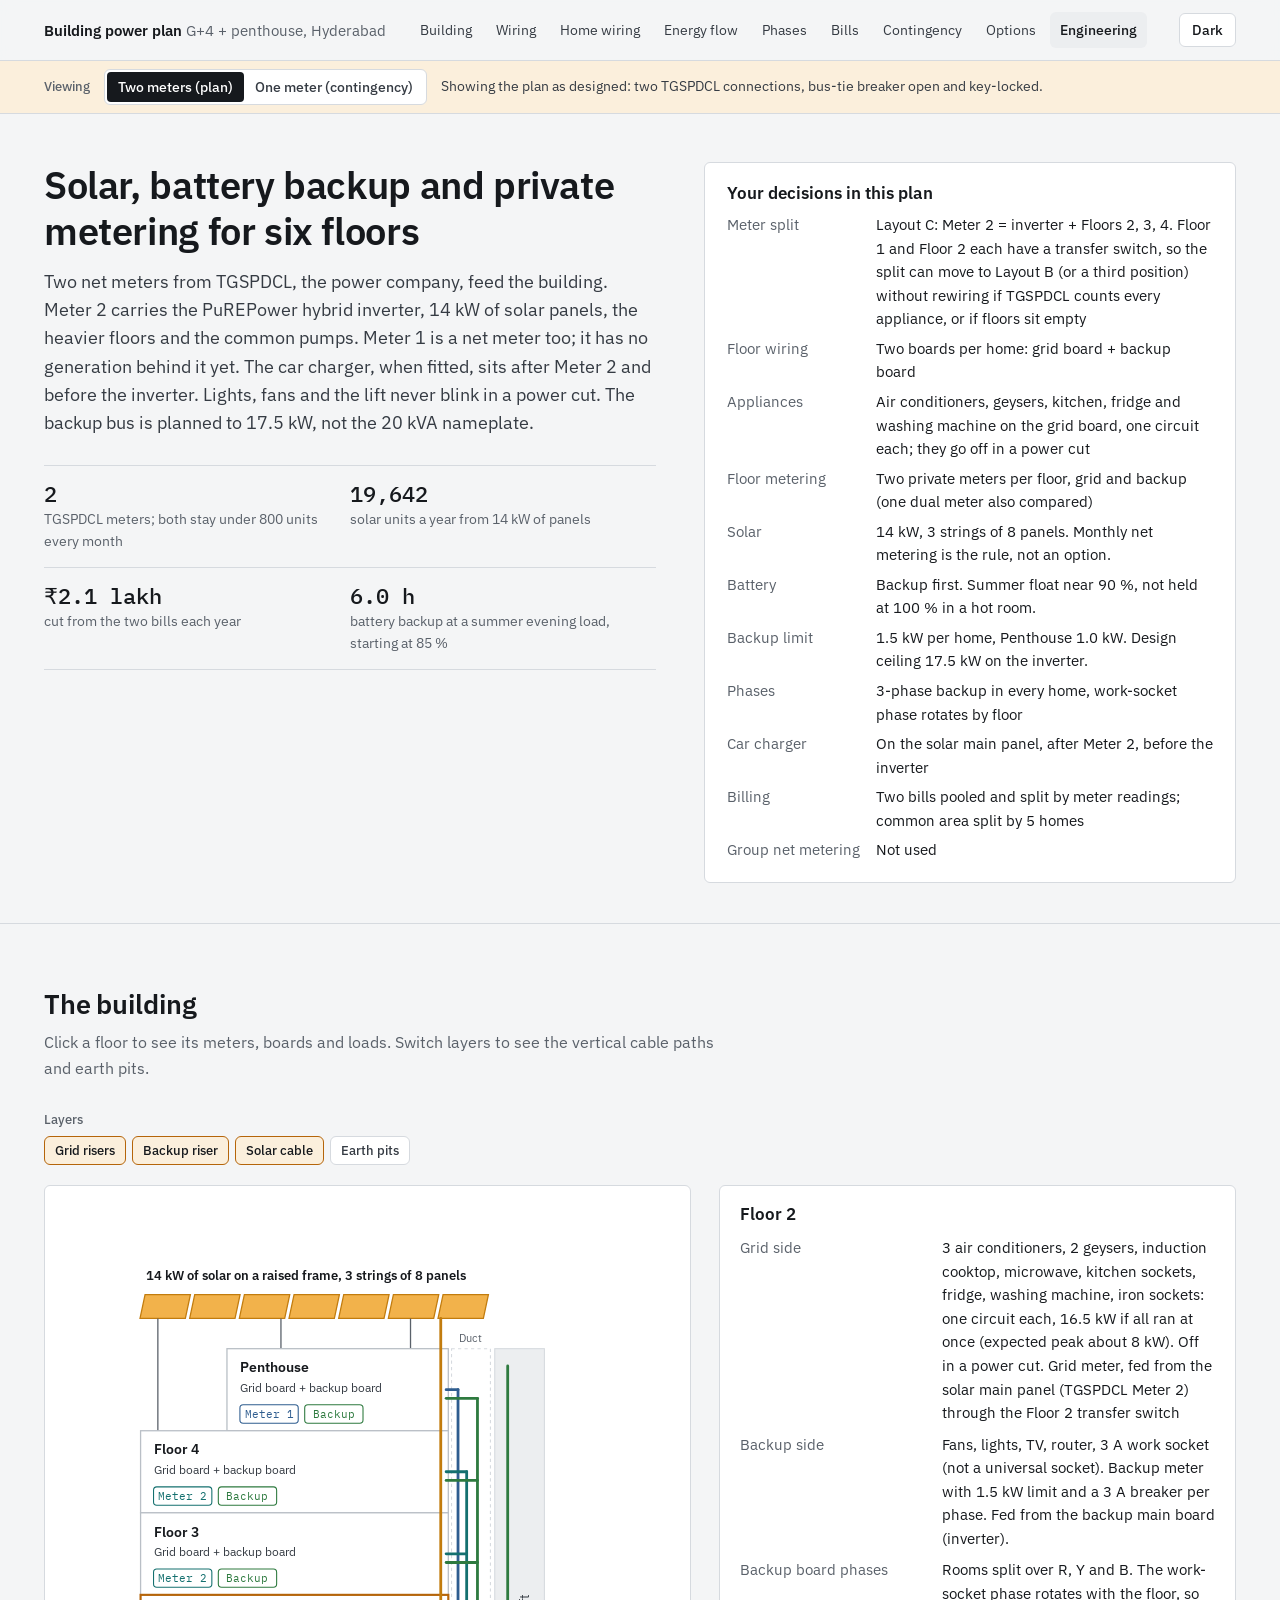
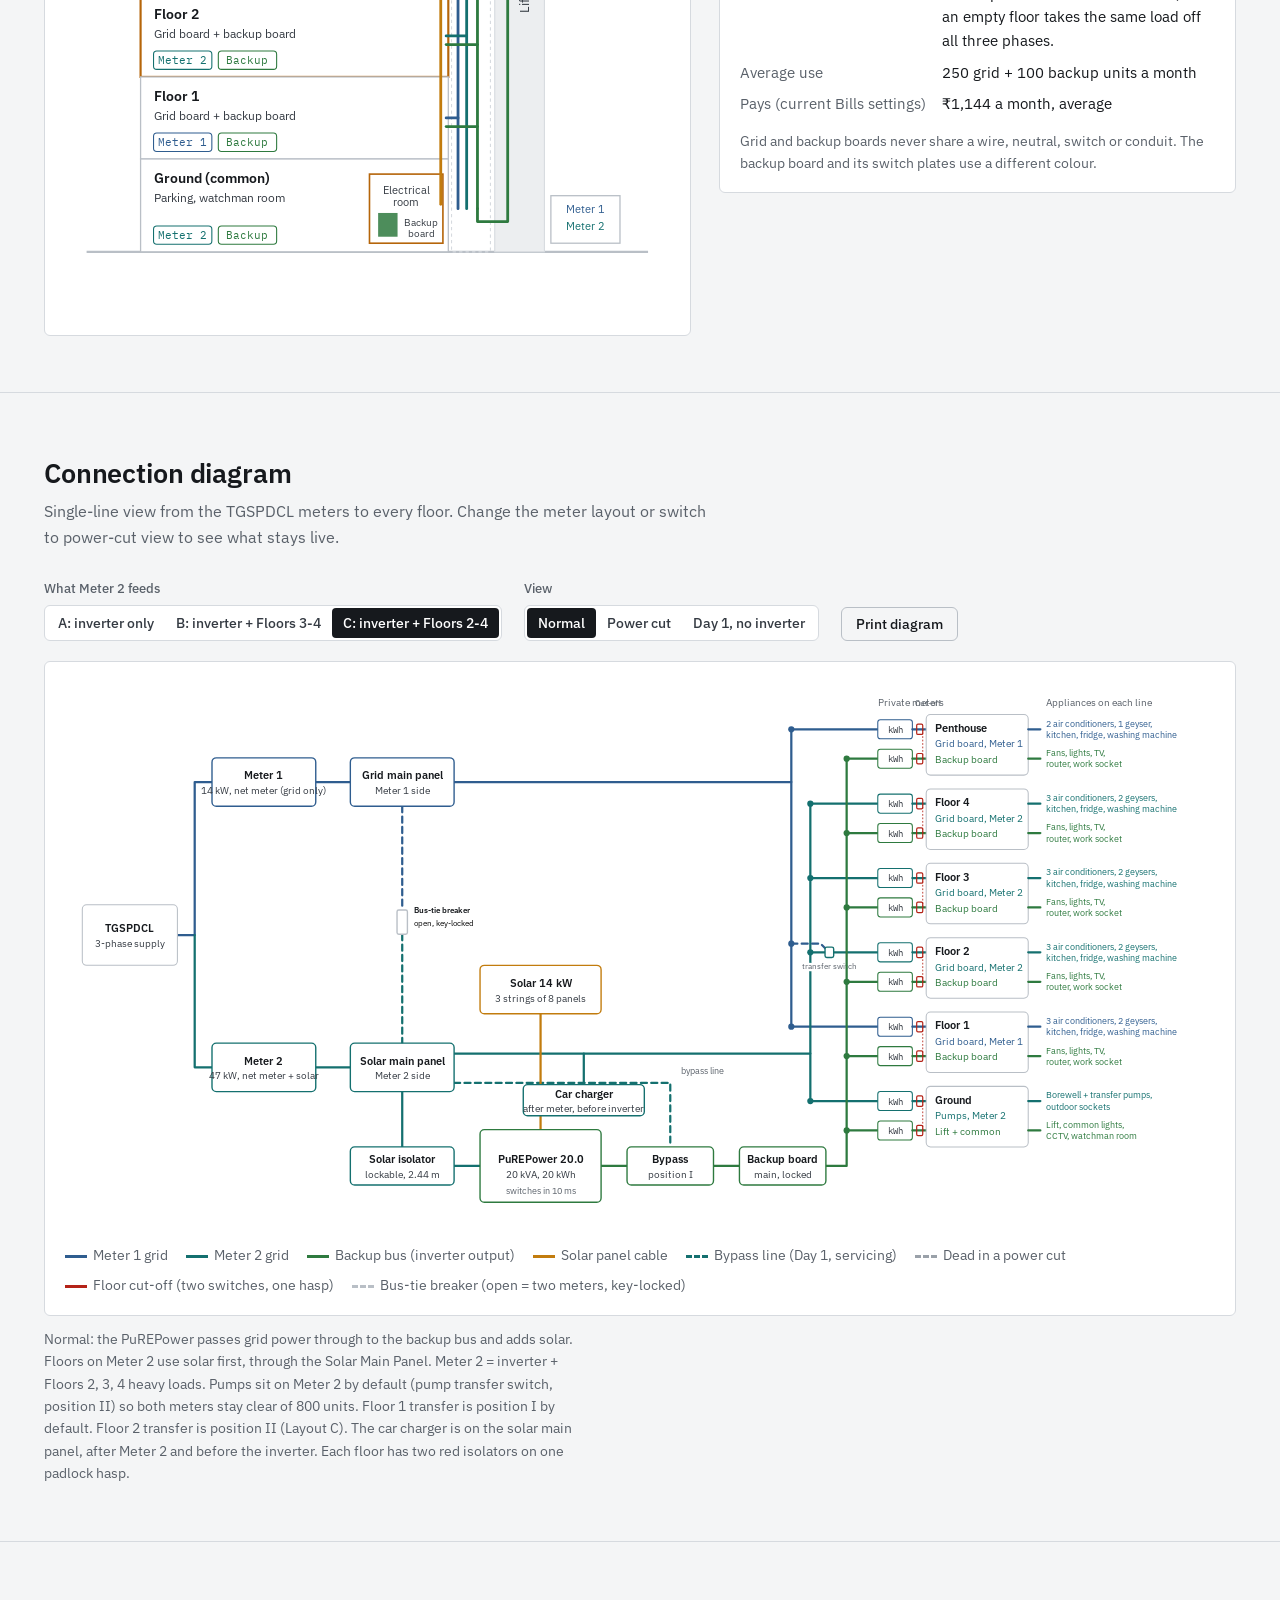
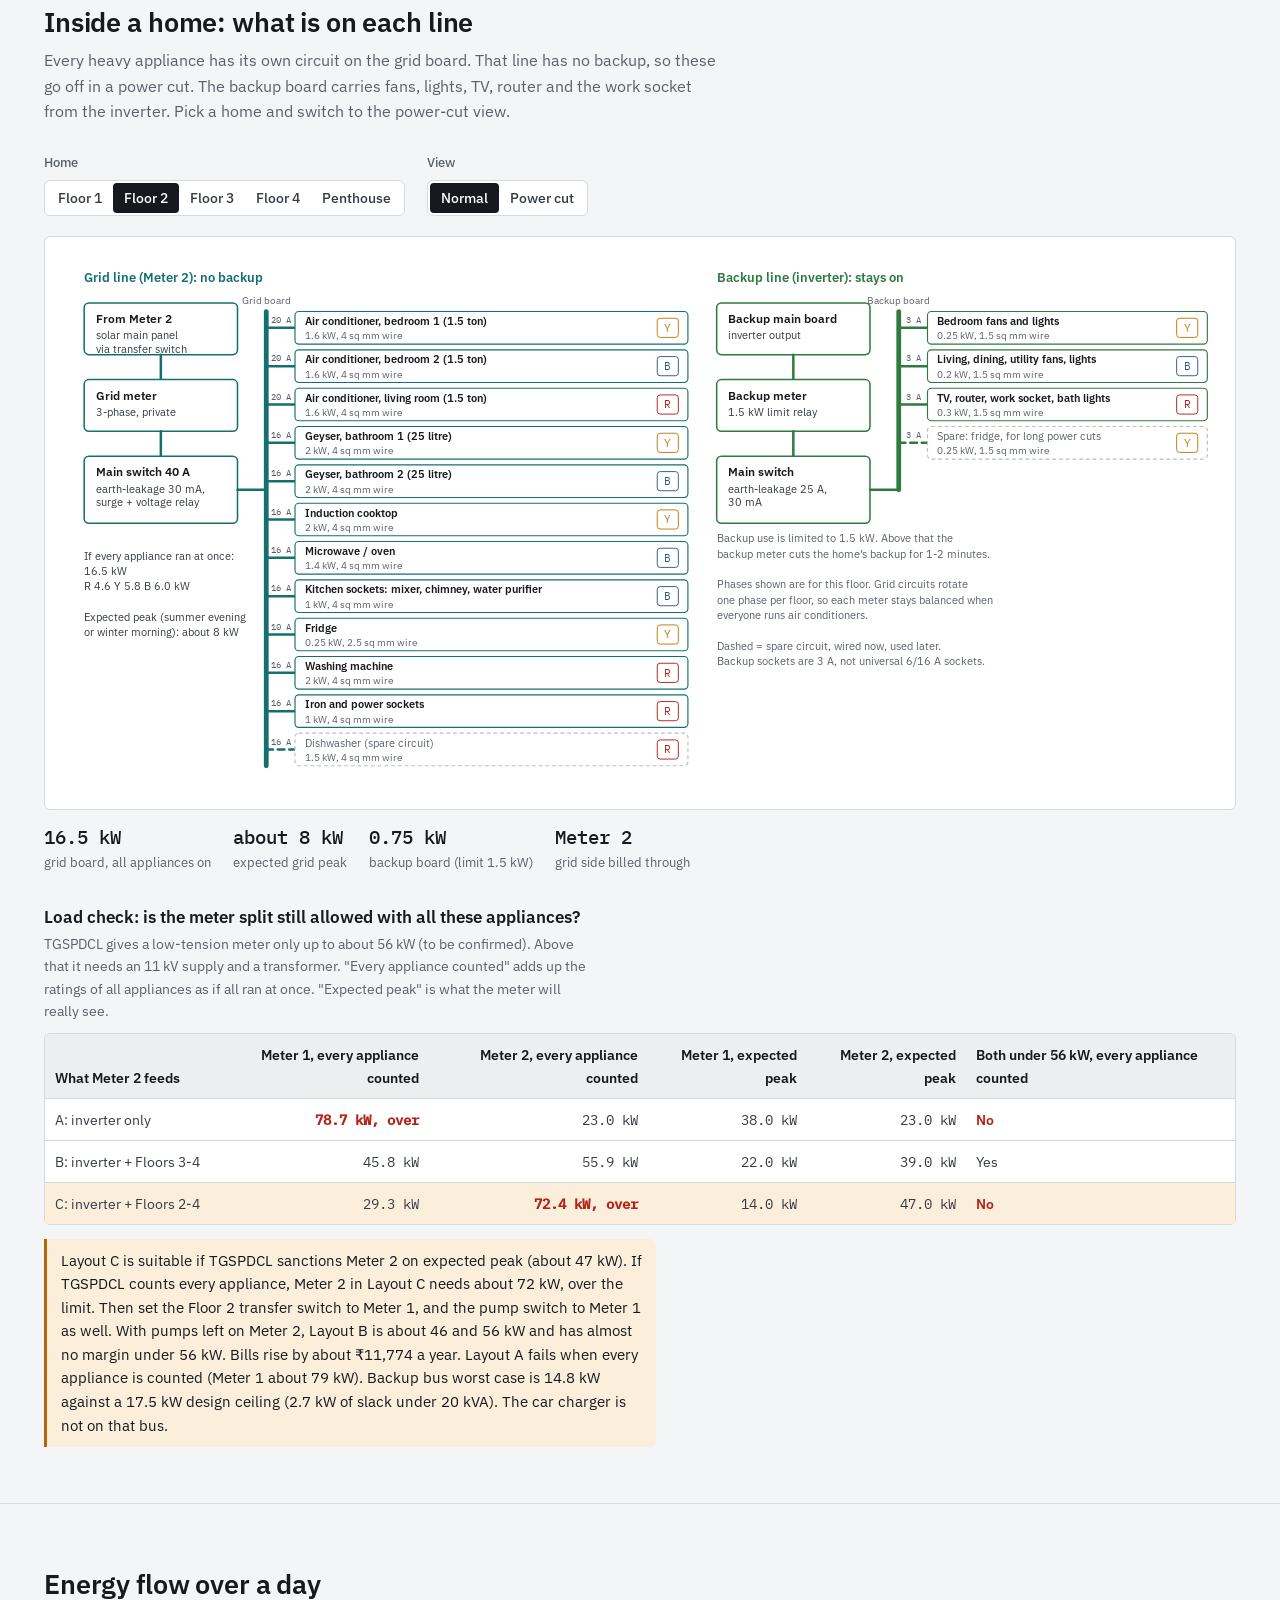
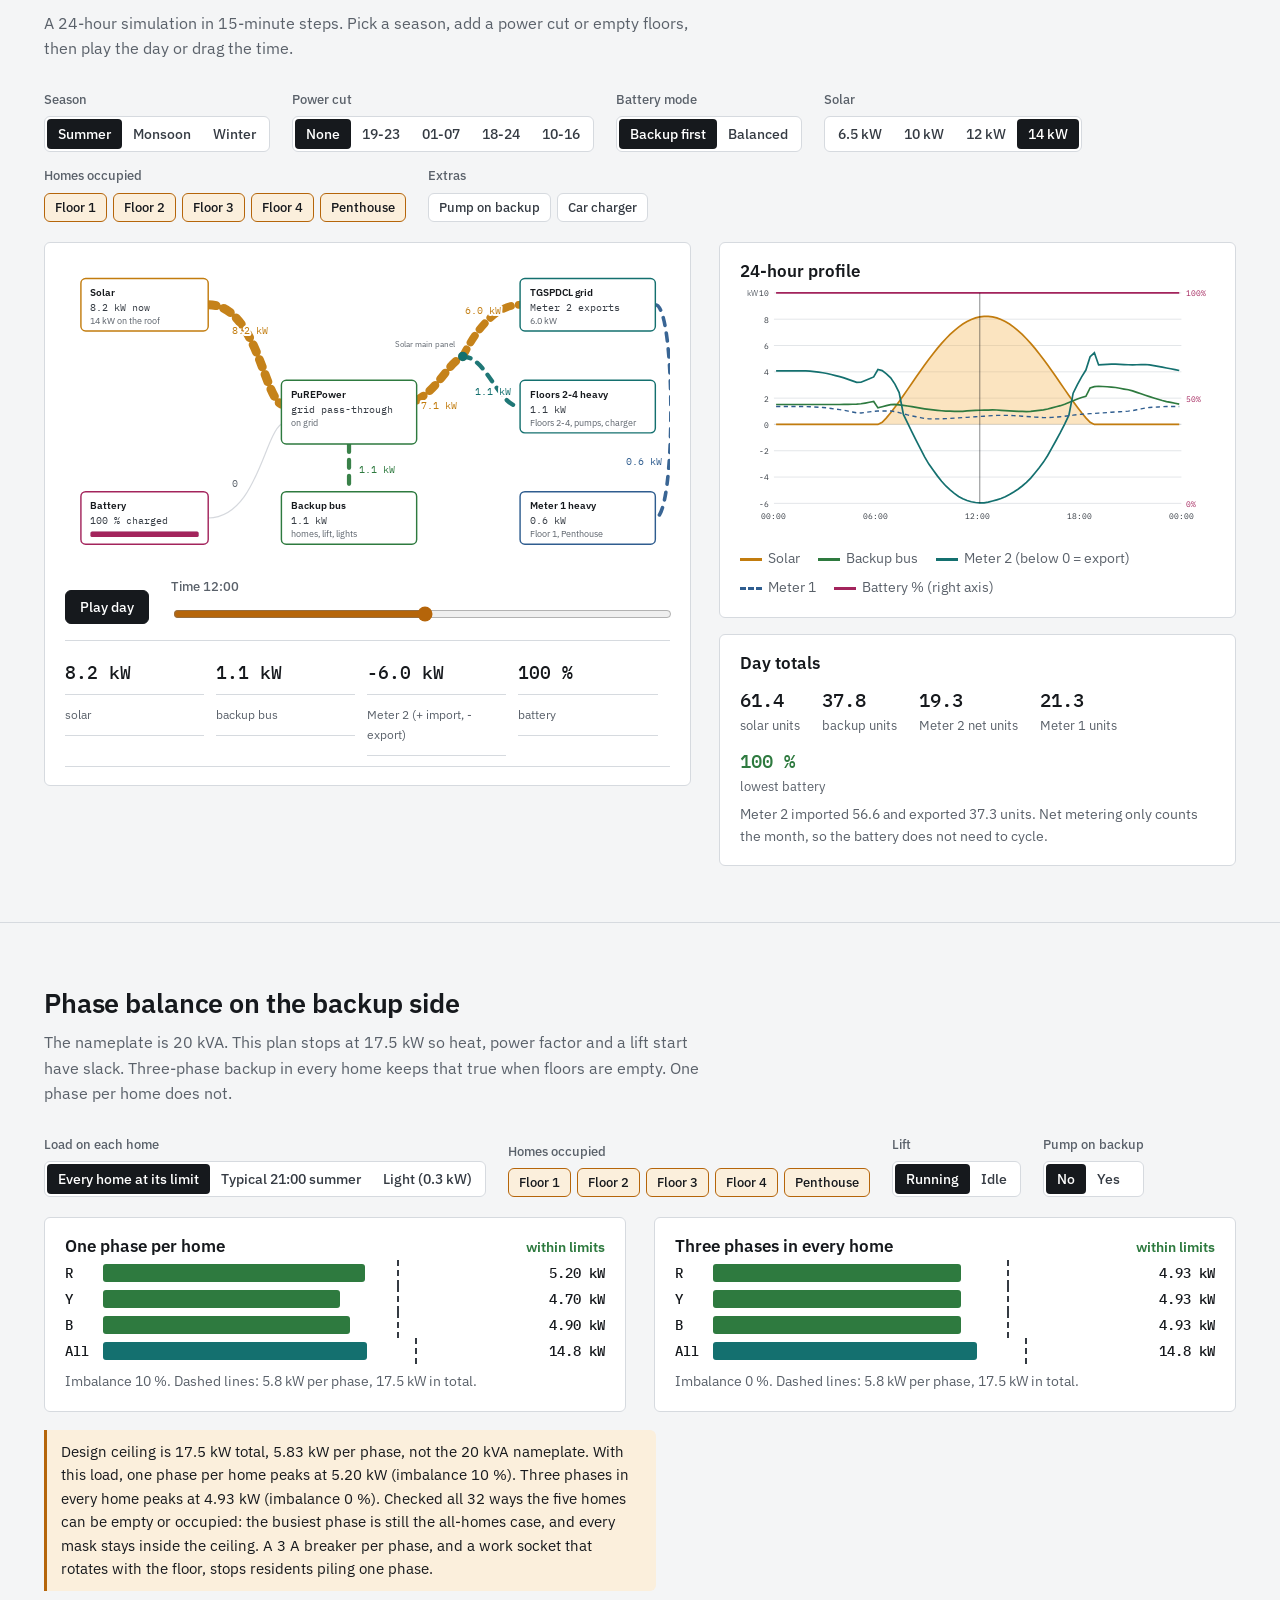
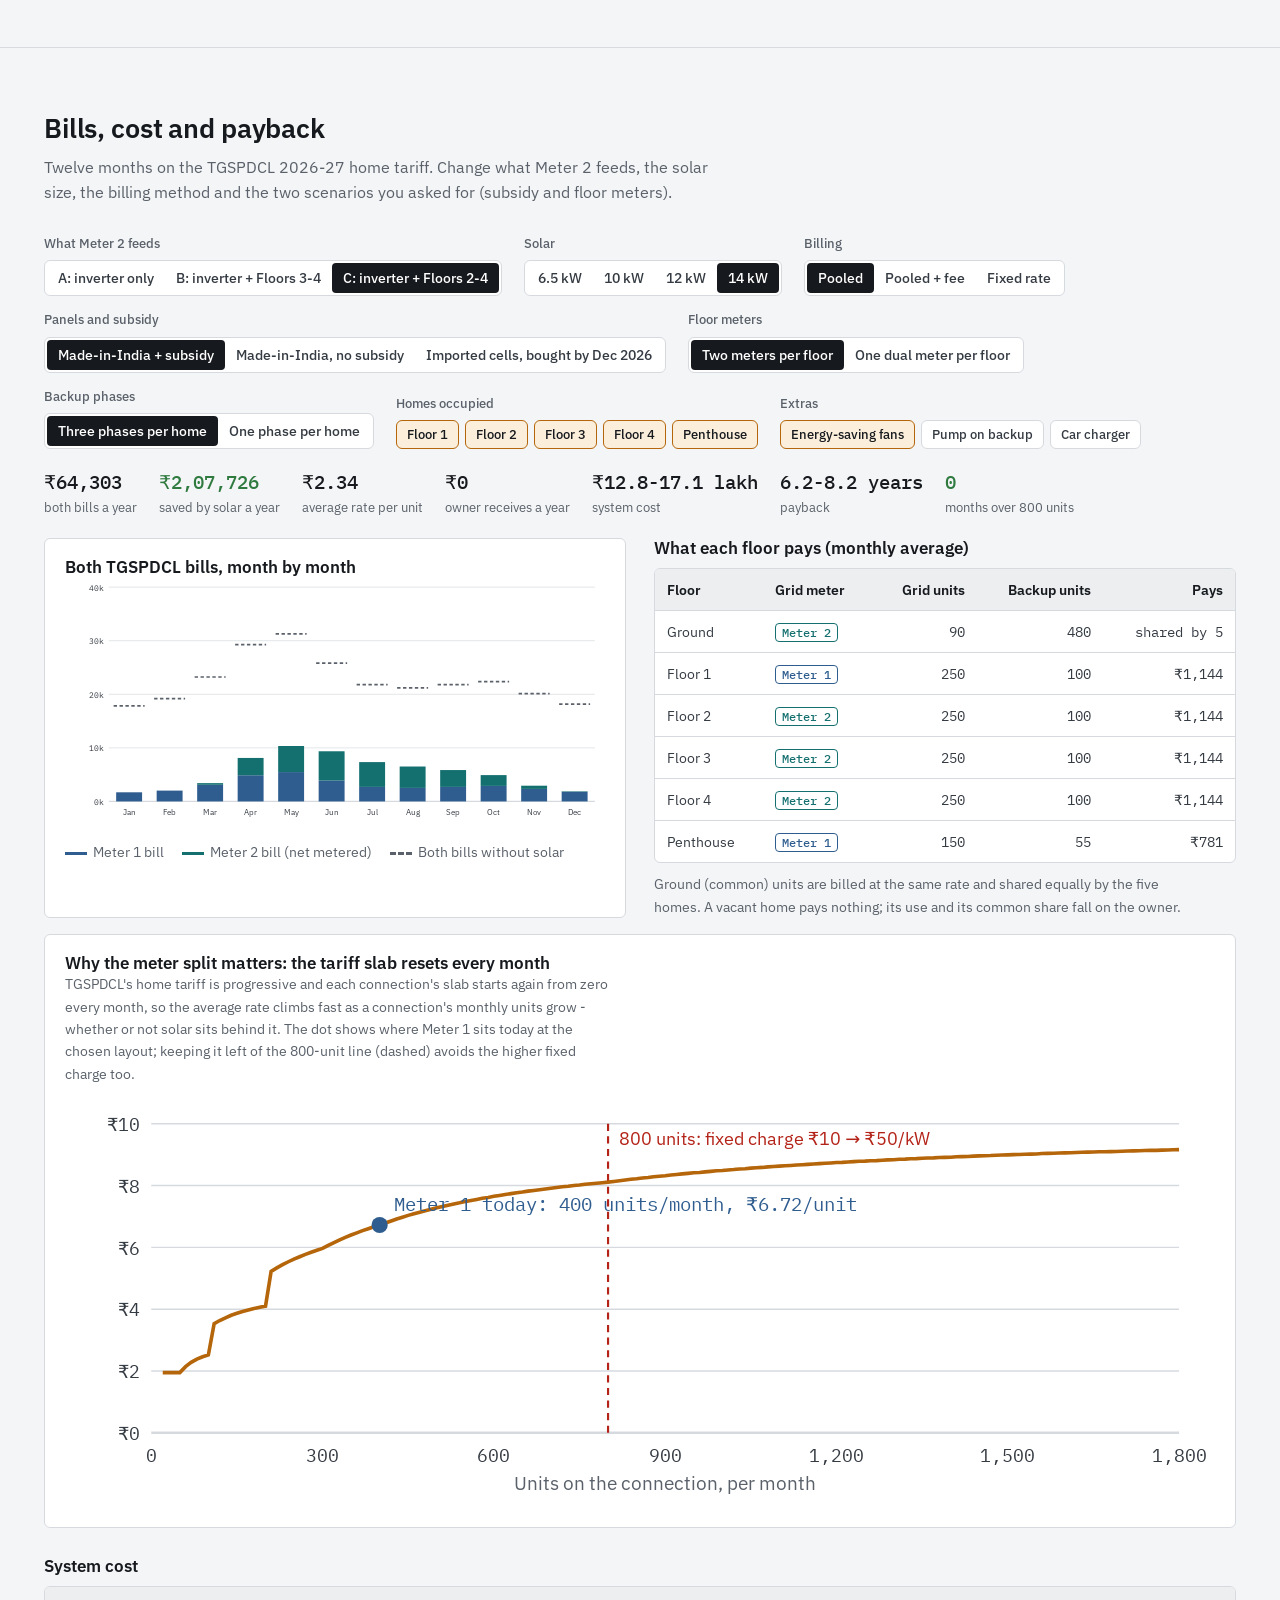
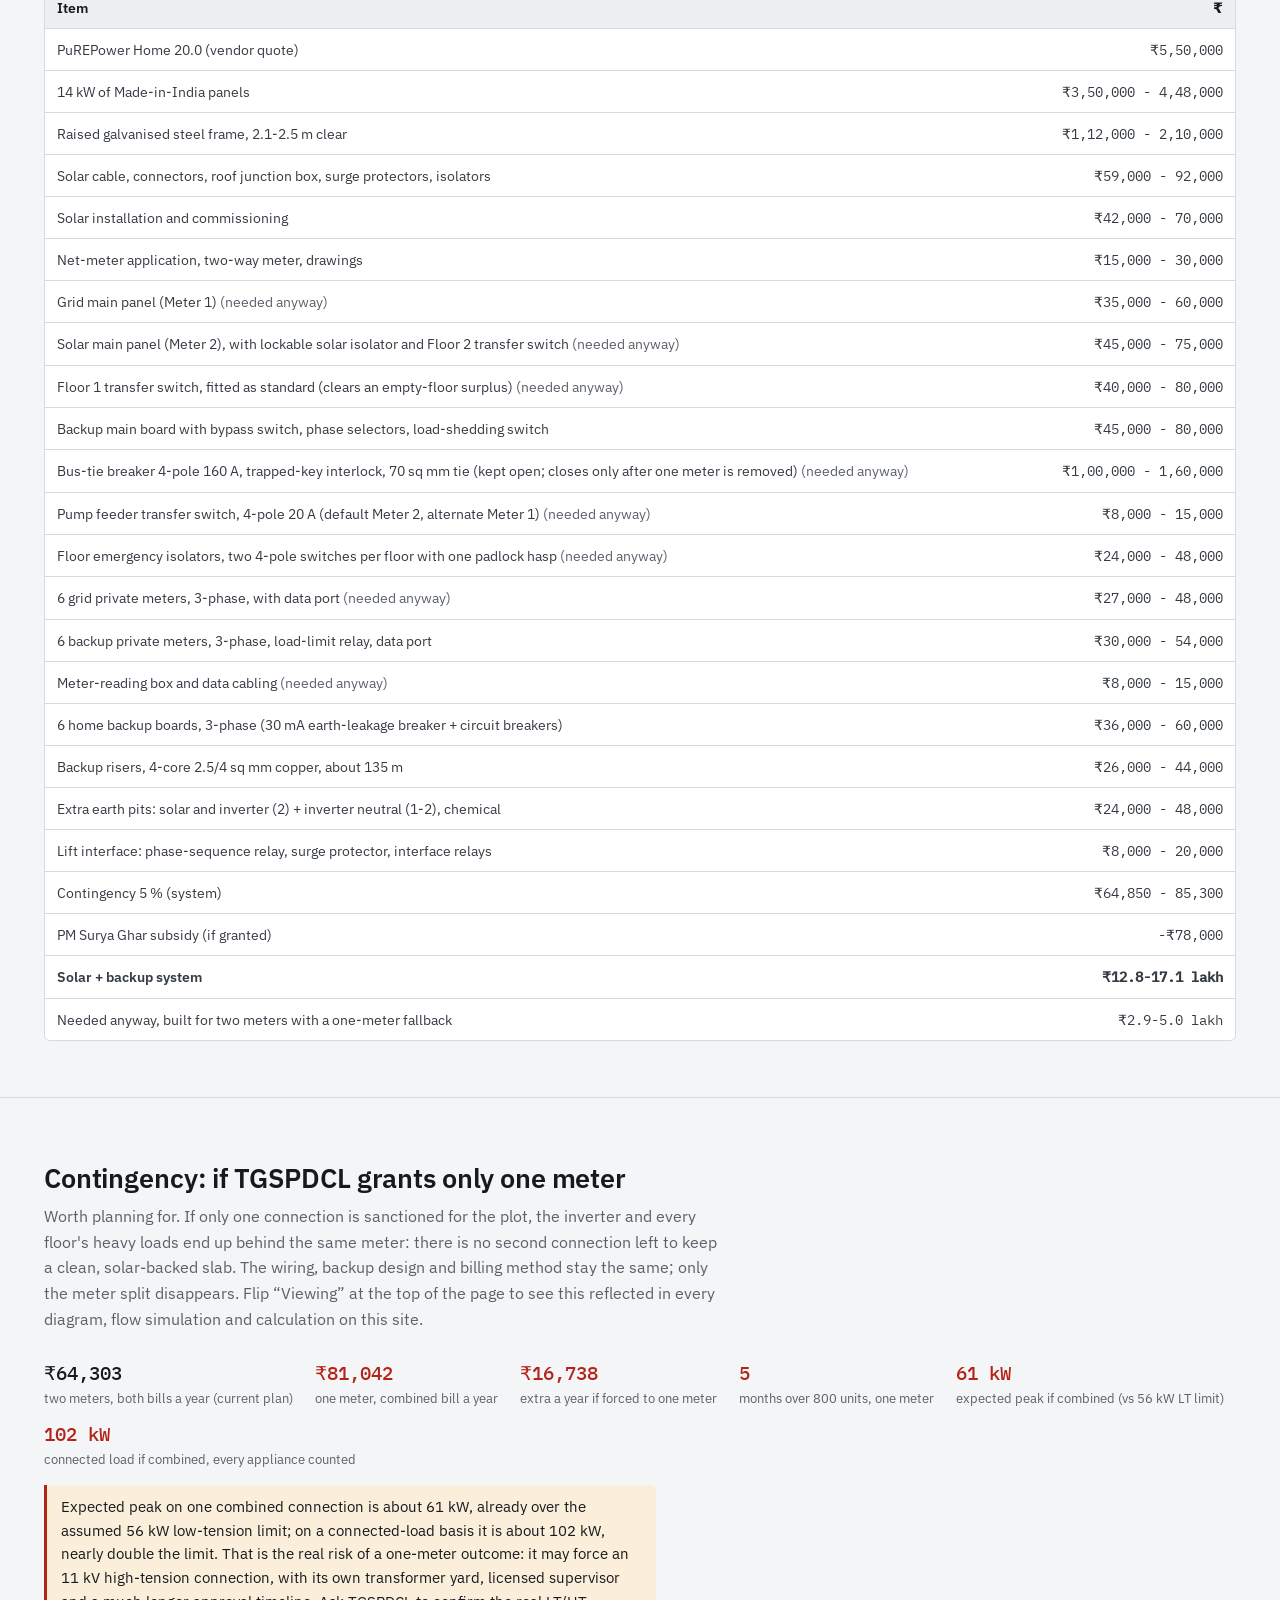
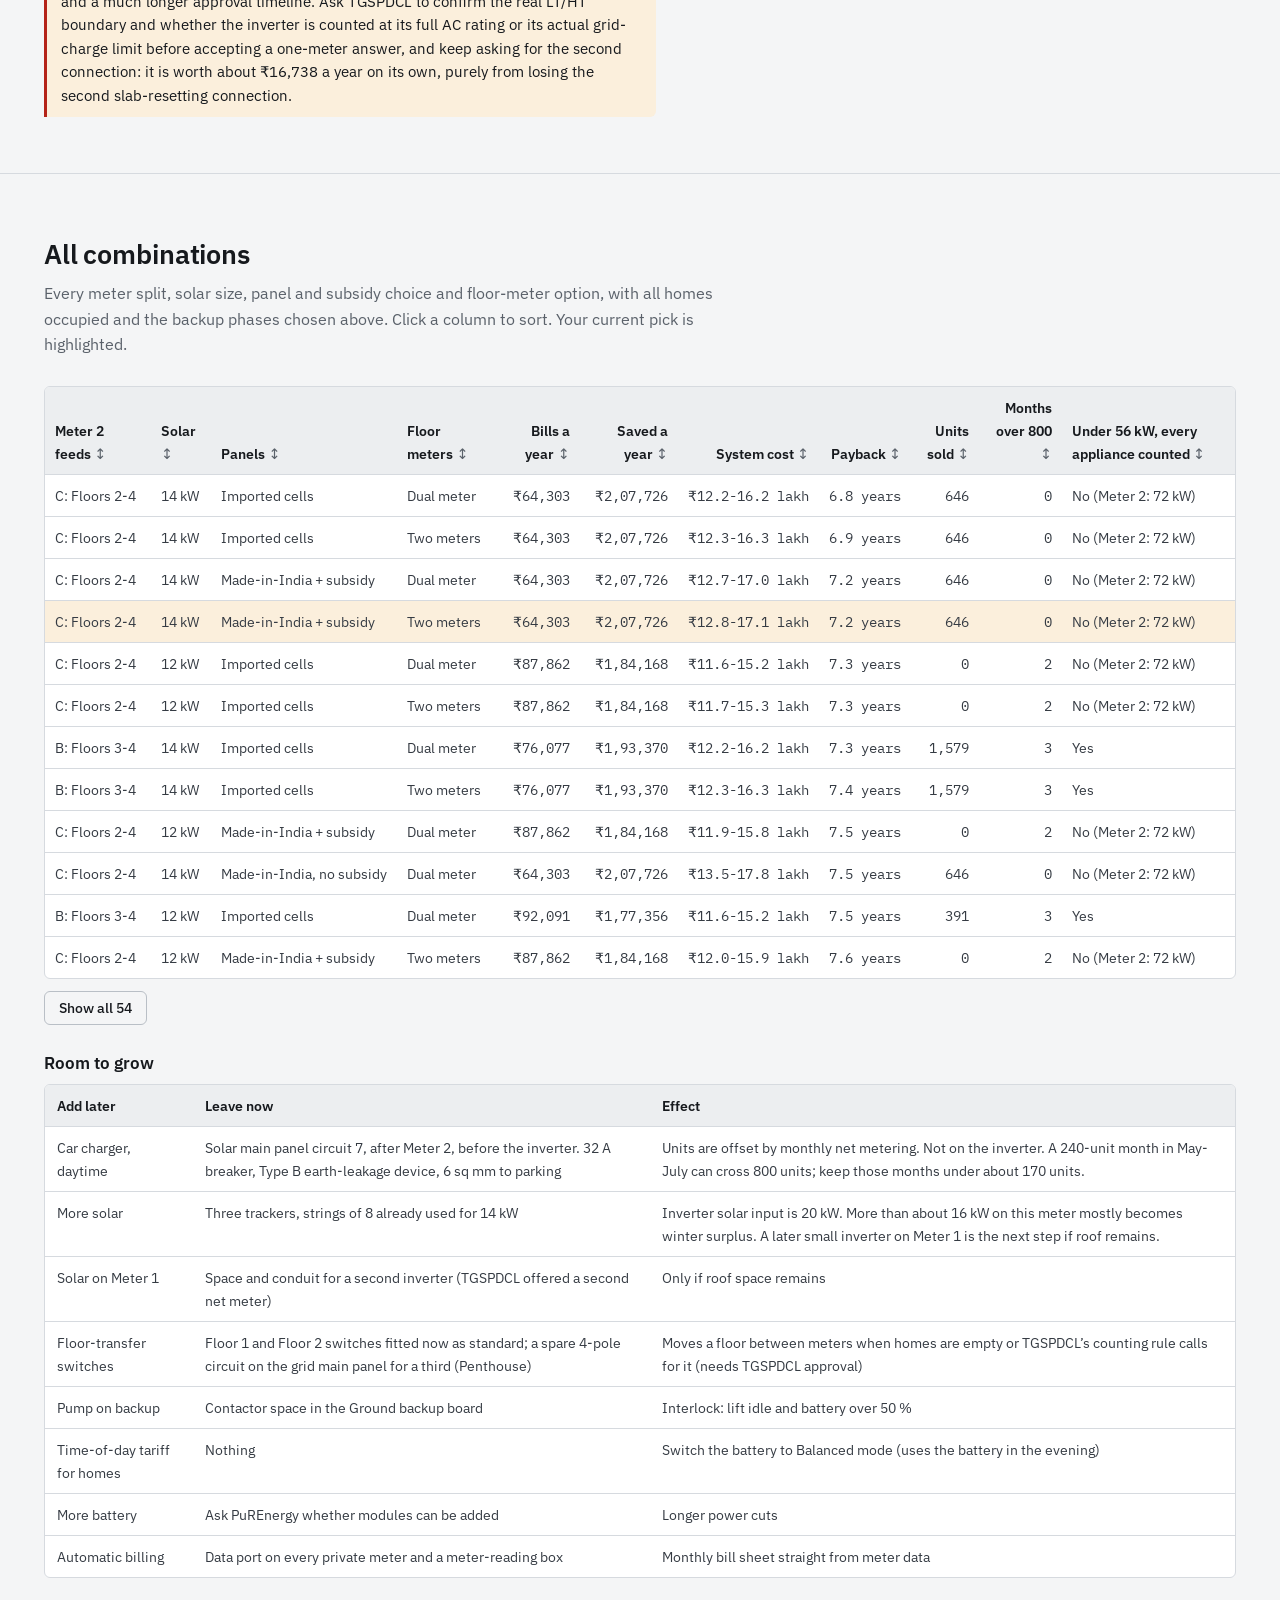
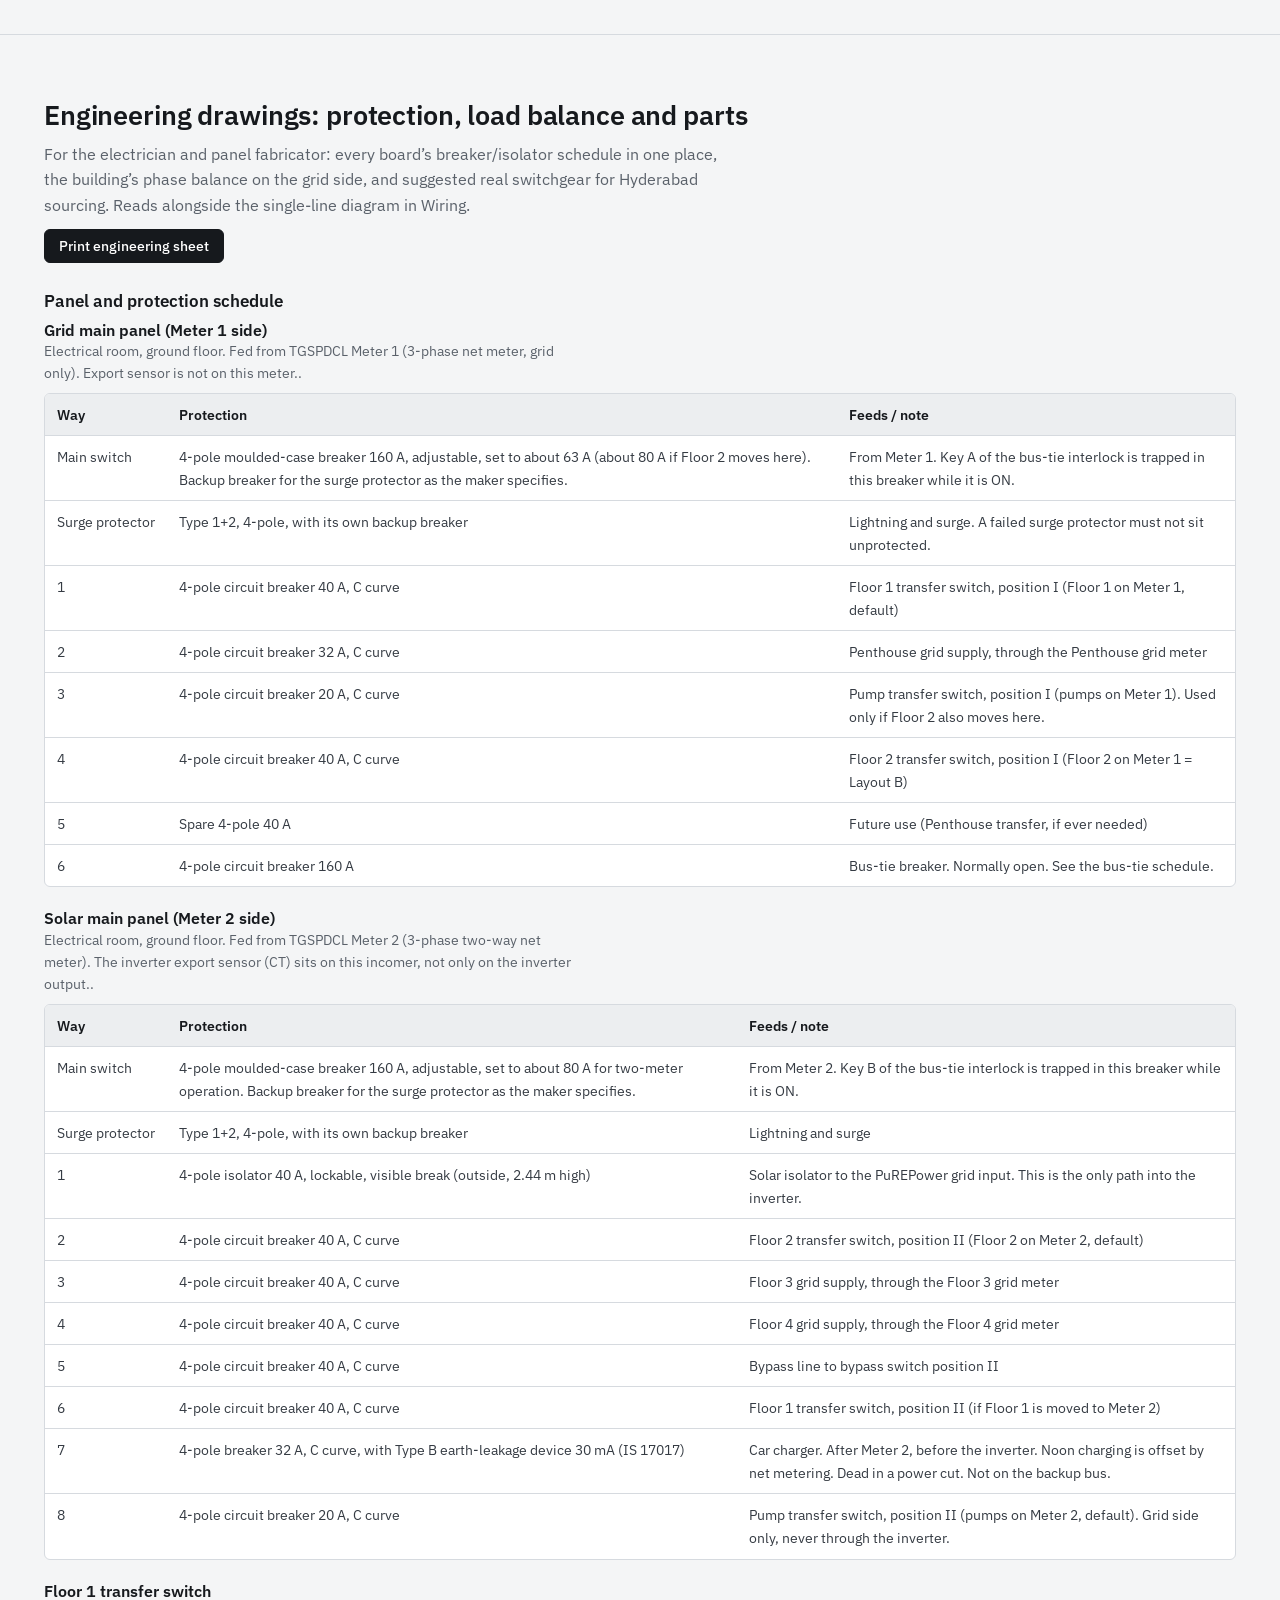
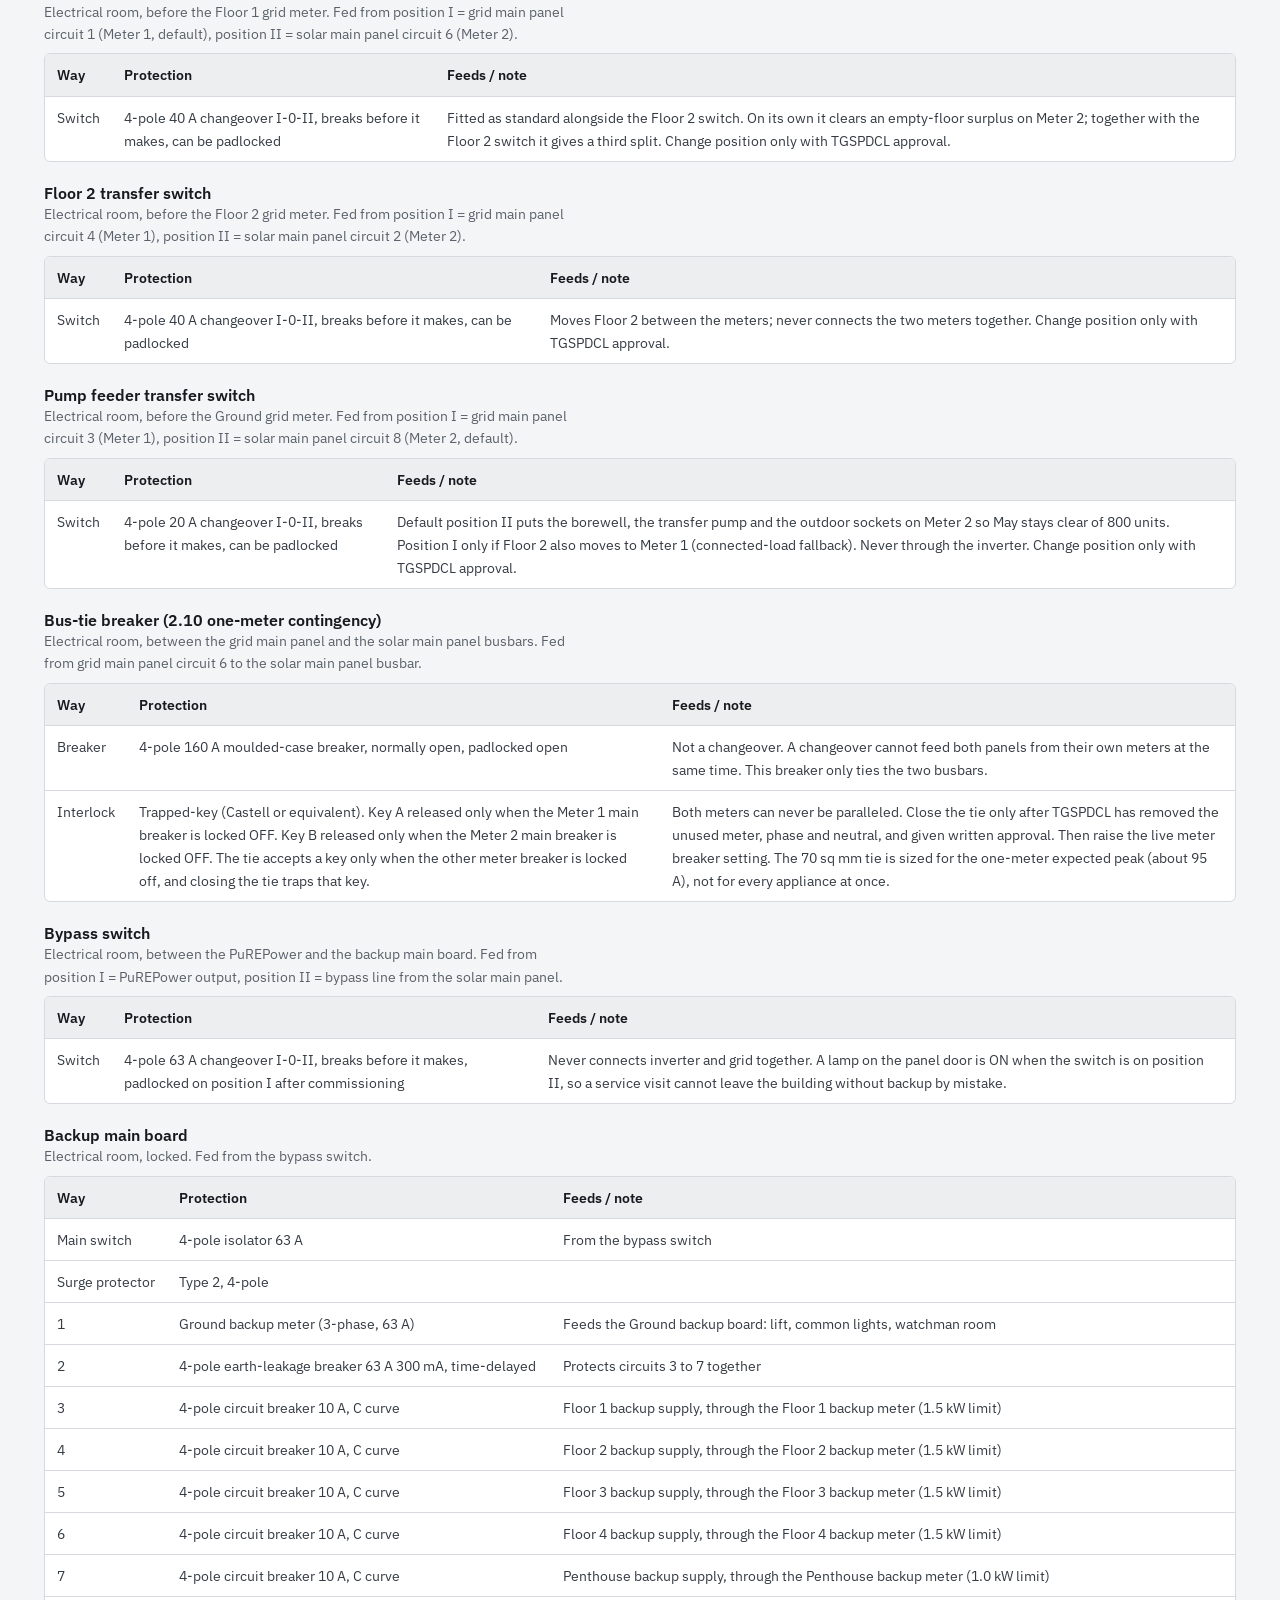
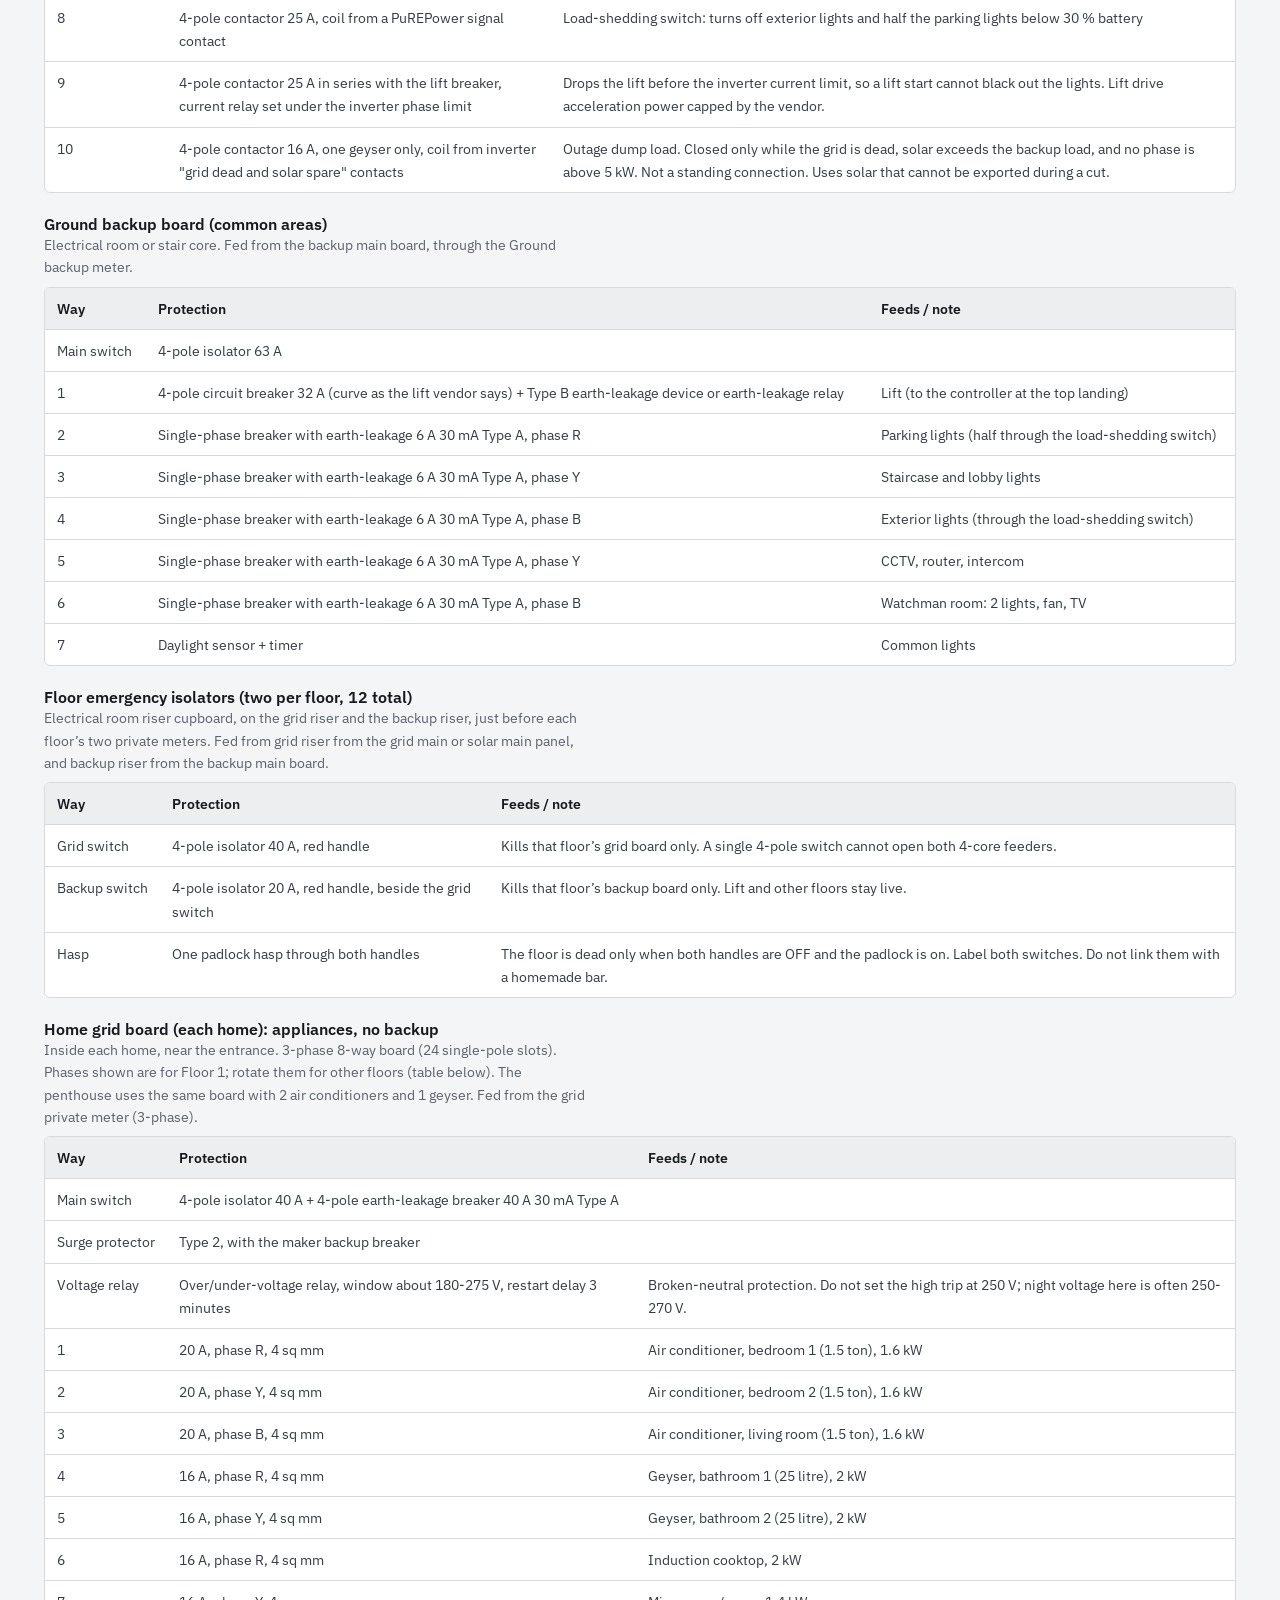
<file: index.html>
<!doctype html>
<html lang="en" data-theme="light">
<head>
  <meta charset="utf-8">
  <meta name="viewport" content="width=device-width, initial-scale=1">
  <title>Building power plan: solar, battery backup and metering</title>
  <meta name="description" content="Solar, battery backup and private metering plan for a G+4 + penthouse building in Hyderabad.">
  <link rel="preload" href="fonts/ibm-plex-sans-latin-400-normal.woff2" as="font" type="font/woff2" crossorigin>
  <link rel="stylesheet" href="css/style.css">
  <script>
    (function () {
      var t = localStorage.getItem('theme');
      if (!t) t = window.matchMedia('(prefers-color-scheme: dark)').matches ? 'dark' : 'light';
      document.documentElement.setAttribute('data-theme', t);
    })();
  </script>
</head>
<body>
  <header class="topbar">
    <div class="topbar-inner">
      <div class="brand">Building power plan <span>G+4 + penthouse, Hyderabad</span></div>
      <nav class="nav" aria-label="Sections">
        <a href="#building">Building</a>
        <a href="#wiring">Wiring</a>
        <a href="#home">Home wiring</a>
        <a href="#flow">Energy flow</a>
        <a href="#phases">Phases</a>
        <a href="#bills">Bills</a>
        <a href="#contingency">Contingency</a>
        <a href="#options">Options</a>
        <a href="#engineering">Engineering</a>
        <a href="#electrician">Electrician</a>
        <a href="#contractor">Contractor</a>
      </nav>
      <button class="icon-btn" id="themeBtn" type="button" aria-label="Switch colour theme">Dark</button>
    </div>
  </header>

  <div class="scenario-bar no-print" id="scenarioBar">
    <div class="scenario-bar-inner">
      <span class="label">Viewing</span>
      <div class="seg" id="meterModeSeg"></div>
      <span class="scenario-note" id="scenarioNote"></span>
    </div>
  </div>

  <main>
    <div class="wrap">
      <section class="intro" aria-labelledby="title">
        <div>
          <h1 id="title">Solar, battery backup and private metering for six floors</h1>
          <p class="lede">Two net meters from TGSPDCL, the power company, feed the building. Meter 2 carries the PuREPower hybrid inverter, 14 kW of solar panels, the heavier floors and the common pumps. Meter 1 is a net meter too; it has no generation behind it yet. The car charger, when fitted, sits after Meter 2 and before the inverter. Lights, fans and the lift never blink in a power cut. The backup bus is planned to 17.5 kW, not the 20 kVA nameplate.</p>
          <div class="facts" id="facts"></div>
        </div>
        <div class="decisions">
          <h3>Your decisions in this plan</h3>
          <dl>
            <dt>Meter split</dt><dd>Layout C: Meter 2 = inverter + Floors 2, 3, 4. Floor 1 and Floor 2 each have a transfer switch, so the split can move to Layout B (or a third position) without rewiring if TGSPDCL counts every appliance, or if floors sit empty</dd>
            <dt>Floor wiring</dt><dd>Two boards per home: grid board + backup board</dd>
            <dt>Appliances</dt><dd>Air conditioners, geysers, kitchen, fridge and washing machine on the grid board, one circuit each; they go off in a power cut</dd>
            <dt>Floor metering</dt><dd>Two private meters per floor, grid and backup (one dual meter also compared)</dd>
            <dt>Solar</dt><dd>14 kW, 3 strings of 8 panels. Monthly net metering is the rule, not an option.</dd>
            <dt>Battery</dt><dd>Backup first. Summer float near 90 %, not held at 100 % in a hot room.</dd>
            <dt>Backup limit</dt><dd>1.5 kW per home, Penthouse 1.0 kW. Design ceiling 17.5 kW on the inverter.</dd>
            <dt>Phases</dt><dd>3-phase backup in every home, work-socket phase rotates by floor</dd>
            <dt>Car charger</dt><dd>On the solar main panel, after Meter 2, before the inverter</dd>
            <dt>Billing</dt><dd>Two bills pooled and split by meter readings; common area split by 5 homes</dd>
            <dt>Group net metering</dt><dd>Not used</dd>
          </dl>
        </div>
      </section>
    </div>

    <!-- Building -->
    <section class="section" id="building" aria-labelledby="h-building">
      <div class="wrap">
        <div class="section-head">
          <h2 id="h-building">The building</h2>
          <p>Click a floor to see its meters, boards and loads. Switch layers to see the vertical cable paths and earth pits.</p>
        </div>
        <div class="controls">
          <div class="control"><span class="label">Layers</span>
            <div class="chips" id="layerChips"></div>
          </div>
        </div>
        <div class="split">
          <div class="panel panel-pad"><svg id="buildingSvg" class="diagram" viewBox="0 0 560 660" role="img" aria-label="Building elevation with solar, floors, risers and electrical room"></svg></div>
          <div class="panel panel-pad" id="floorInfo" aria-live="polite"></div>
        </div>
      </div>
    </section>

    <!-- Wiring -->
    <section class="section" id="wiring" aria-labelledby="h-wiring">
      <div class="wrap">
        <div class="section-head">
          <h2 id="h-wiring">Connection diagram</h2>
          <p>Single-line view from the TGSPDCL meters to every floor. Change the meter layout or switch to power-cut view to see what stays live.</p>
        </div>
        <div class="controls">
          <div class="control" id="sldArchControl"><span class="label">What Meter 2 feeds</span><div class="seg" id="sldArch"></div></div>
          <div class="control"><span class="label">View</span><div class="seg" id="sldView"></div></div>
          <button class="btn ghost no-print" type="button" id="printSld">Print diagram</button>
        </div>
        <div class="panel panel-pad">
          <svg id="sldSvg" class="diagram" viewBox="0 0 1330 640" role="img" aria-label="Single-line diagram"></svg>
          <div class="legend">
            <span><i style="border-color:var(--m1)"></i>Meter 1 grid</span>
            <span><i style="border-color:var(--m2)"></i>Meter 2 grid</span>
            <span><i style="border-color:var(--backup)"></i>Backup bus (inverter output)</span>
            <span><i style="border-color:var(--solar)"></i>Solar panel cable</span>
            <span><i class="dash" style="border-color:var(--m2)"></i>Bypass line (Day 1, servicing)</span>
            <span><i class="dash" style="border-color:var(--dead)"></i>Dead in a power cut</span>
            <span><i style="border-color:var(--warn)"></i>Floor cut-off (two switches, one hasp)</span>
            <span><i class="dash" style="border-color:var(--line-strong)"></i>Bus-tie breaker (open = two meters, key-locked)</span>
          </div>
        </div>
        <p class="small muted" style="margin-top:12px" id="sldNote"></p>
      </div>
    </section>

    <!-- Home wiring -->
    <section class="section" id="home" aria-labelledby="h-home">
      <div class="wrap">
        <div class="section-head">
          <h2 id="h-home">Inside a home: what is on each line</h2>
          <p>Every heavy appliance has its own circuit on the grid board. That line has no backup, so these go off in a power cut. The backup board carries fans, lights, TV, router and the work socket from the inverter. Pick a home and switch to the power-cut view.</p>
        </div>
        <div class="controls">
          <div class="control"><span class="label">Home</span><div class="seg" id="homePick"></div></div>
          <div class="control"><span class="label">View</span><div class="seg" id="homeView"></div></div>
        </div>
        <div class="panel panel-pad">
          <svg id="homeSvg" class="diagram" viewBox="0 0 1200 560" role="img" aria-label="Circuits and appliances inside one home"></svg>
        </div>
        <div class="statline" id="homeStats"></div>
        <h3 style="margin:32px 0 6px">Load check: is the meter split still allowed with all these appliances?</h3>
        <p class="small muted" style="margin-bottom:10px">TGSPDCL gives a low-tension meter only up to about 56 kW (to be confirmed). Above that it needs an 11 kV supply and a transformer. "Every appliance counted" adds up the ratings of all appliances as if all ran at once. "Expected peak" is what the meter will really see.</p>
        <div class="table-wrap compact" id="loadCheck"></div>
        <p class="note" style="margin-top:14px" id="loadNote"></p>
      </div>
    </section>

    <!-- Energy flow -->
    <section class="section" id="flow" aria-labelledby="h-flow">
      <div class="wrap">
        <div class="section-head">
          <h2 id="h-flow">Energy flow over a day</h2>
          <p>A 24-hour simulation in 15-minute steps. Pick a season, add a power cut or empty floors, then play the day or drag the time.</p>
        </div>
        <div class="controls">
          <div class="control"><span class="label">Season</span><div class="seg" id="simSeason"></div></div>
          <div class="control"><span class="label">Power cut</span><div class="seg" id="simOutage"></div></div>
          <div class="control"><span class="label">Battery mode</span><div class="seg" id="simMode"></div></div>
          <div class="control"><span class="label">Solar</span><div class="seg" id="simPv"></div></div>
          <div class="control"><span class="label">Homes occupied</span><div class="chips" id="simOcc"></div></div>
          <div class="control"><span class="label">Extras</span><div class="chips" id="simExtras"></div></div>
        </div>
        <div class="split">
          <div class="panel panel-pad">
            <svg id="flowSvg" class="diagram" viewBox="0 0 760 380" role="img" aria-label="Animated power flow at the selected time"></svg>
            <div class="controls no-print" style="margin:14px 0 0">
              <button class="btn" type="button" id="playBtn">Play day</button>
              <div class="control" style="flex:1;min-width:220px"><span class="label" id="timeLabel">Time</span>
                <input type="range" id="timeSlider" min="0" max="95" step="1" value="48" aria-label="Time of day">
              </div>
            </div>
            <div class="readout" id="flowReadout"></div>
          </div>
          <div>
            <div class="panel panel-pad">
              <h3>24-hour profile</h3>
              <svg id="dayChart" class="diagram" viewBox="0 0 560 300" role="img" aria-label="Power over 24 hours"></svg>
              <div class="legend" id="dayLegend"></div>
            </div>
            <div class="panel panel-pad" style="margin-top:16px">
              <h3>Day totals</h3>
              <div class="statline" id="dayTotals"></div>
              <p class="small muted" id="dayNote"></p>
            </div>
          </div>
        </div>
      </div>
    </section>

    <!-- Phases -->
    <section class="section" id="phases" aria-labelledby="h-phases">
      <div class="wrap">
        <div class="section-head">
          <h2 id="h-phases">Phase balance on the backup side</h2>
          <p>The nameplate is 20 kVA. This plan stops at 17.5 kW so heat, power factor and a lift start have slack. Three-phase backup in every home keeps that true when floors are empty. One phase per home does not.</p>
        </div>
        <div class="controls">
          <div class="control"><span class="label">Load on each home</span><div class="seg" id="phLoad"></div></div>
          <div class="control"><span class="label">Homes occupied</span><div class="chips" id="phOcc"></div></div>
          <div class="control"><span class="label">Lift</span><div class="seg" id="phLift"></div></div>
          <div class="control"><span class="label">Pump on backup</span><div class="seg" id="phPump"></div></div>
        </div>
        <div class="split-even" id="phaseCards"></div>
        <p class="note" style="margin-top:18px" id="phaseNote"></p>
      </div>
    </section>

    <!-- Bills -->
    <section class="section" id="bills" aria-labelledby="h-bills">
      <div class="wrap">
        <div class="section-head">
          <h2 id="h-bills">Bills, cost and payback</h2>
          <p>Twelve months on the TGSPDCL 2026-27 home tariff. Change what Meter 2 feeds, the solar size, the billing method and the two scenarios you asked for (subsidy and floor meters).</p>
        </div>
        <div class="controls">
          <div class="control" id="bArchControl"><span class="label">What Meter 2 feeds</span><div class="seg" id="bArch"></div></div>
          <div class="control"><span class="label">Solar</span><div class="seg" id="bPv"></div></div>
          <div class="control"><span class="label">Billing</span><div class="seg" id="bBilling"></div></div>
          <div class="control" id="bFeeWrap"><span class="label" id="bFeeLabel">Fee per home, ₹/month</span><input type="number" id="bFee" min="0" step="50" value="800"></div>
          <div class="control"><span class="label">Panels and subsidy</span><div class="seg" id="bSubsidy"></div></div>
          <div class="control"><span class="label">Floor meters</span><div class="seg" id="bMetering"></div></div>
          <div class="control"><span class="label">Backup phases</span><div class="seg" id="bPhase"></div></div>
          <div class="control"><span class="label">Homes occupied</span><div class="chips" id="bOcc"></div></div>
          <div class="control"><span class="label">Extras</span><div class="chips" id="bExtras"></div></div>
        </div>
        <div class="statline" id="billStats"></div>
        <div class="split-even" style="margin-top:18px">
          <div class="panel panel-pad">
            <h3 id="billChartHeading">Both TGSPDCL bills, month by month</h3>
            <svg id="billChart" class="diagram" viewBox="0 0 640 300" role="img" aria-label="Monthly bills with and without solar"></svg>
            <div class="legend" id="billLegend">
              <span><i style="border-color:var(--m1)"></i>Meter 1 bill</span>
              <span><i style="border-color:var(--m2)"></i>Meter 2 bill (net metered)</span>
              <span><i class="dash" style="border-color:var(--muted)"></i>Both bills without solar</span>
            </div>
          </div>
          <div>
            <h3 style="margin-bottom:10px">What each floor pays (monthly average)</h3>
            <div class="table-wrap" id="floorTable"></div>
            <p class="small muted" style="margin-top:10px">Ground (common) units are billed at the same rate and shared equally by the five homes. A vacant home pays nothing; its use and its common share fall on the owner.</p>
          </div>
        </div>
        <div class="panel panel-pad" style="margin-top:16px">
          <h3>Why the meter split matters: the tariff slab resets every month</h3>
          <p class="small muted" style="margin-bottom:10px">TGSPDCL's home tariff is progressive and each connection's slab starts again from zero every month, so the average rate climbs fast as a connection's monthly units grow - whether or not solar sits behind it. The dot shows where Meter 1 sits today at the chosen layout; keeping it left of the 800-unit line (dashed) avoids the higher fixed charge too.</p>
          <svg id="rateCurve" class="diagram" viewBox="0 0 640 230" role="img" aria-label="Average rate per unit against monthly units on one connection"></svg>
        </div>
        <h3 style="margin:28px 0 10px">System cost</h3>
        <div class="table-wrap" id="capexTable"></div>
      </div>
    </section>

    <!-- Contingency -->
    <section class="section" id="contingency" aria-labelledby="h-cont">
      <div class="wrap">
        <div class="section-head">
          <h2 id="h-cont">Contingency: if TGSPDCL grants only one meter</h2>
          <p>Worth planning for. If only one connection is sanctioned for the plot, the inverter and every floor's heavy loads end up behind the same meter: there is no second connection left to keep a clean, solar-backed slab. The wiring, backup design and billing method stay the same; only the meter split disappears. Flip “Viewing” at the top of the page to see this reflected in every diagram, flow simulation and calculation on this site.</p>
        </div>
        <div class="statline" id="contStats"></div>
        <p class="note warn" id="contNote" style="margin-top:14px"></p>
      </div>
    </section>

    <!-- Options -->
    <section class="section" id="options" aria-labelledby="h-options">
      <div class="wrap">
        <div class="section-head">
          <h2 id="h-options">All combinations</h2>
          <p>Every meter split, solar size, panel and subsidy choice and floor-meter option, with all homes occupied and the backup phases chosen above. Click a column to sort. Your current pick is highlighted.</p>
        </div>
        <div class="table-wrap compact" id="comboTable"></div>
        <p class="small muted" style="margin-top:10px" id="comboNote"></p>
        <div class="no-print" style="margin-top:12px"><button class="btn ghost" type="button" id="comboMore">Show all 54</button></div>
        <h3 style="margin:28px 0 10px">Room to grow</h3>
        <div class="table-wrap" id="futureTable"></div>
      </div>
    </section>

    <!-- Engineering drawings -->
    <section class="section" id="engineering" aria-labelledby="h-eng">
      <div class="wrap">
        <div class="section-head">
          <h2 id="h-eng">Engineering drawings: protection, load balance and parts</h2>
          <p>For the electrician and panel fabricator: every board’s breaker/isolator schedule in one place, the building’s phase balance on the grid side, and suggested real switchgear for Hyderabad sourcing. Reads alongside the single-line diagram in Wiring.</p>
          <div class="no-print"><button class="btn" type="button" id="printEng">Print engineering sheet</button></div>
        </div>
        <h3 style="margin-bottom:10px">Panel and protection schedule</h3>
        <div class="sheet-group" id="engBoards"></div>
        <h3 style="margin:28px 0 10px">Load balance: connected kW by phase (grid side, every floor)</h3>
        <div class="split-even">
          <div class="panel panel-pad" id="engPhaseGrid"></div>
          <div class="panel panel-pad">
            <p class="small muted">Each floor’s grid circuits are wired to the same labelled phases (R/Y/B) as Floor 1, then the whole floor is rotated one phase at a time (see the phase-rotation table in “For the electrician”) so that when every home runs its air conditioners together, no single phase carries the whole building’s load.</p>
          </div>
        </div>
        <h3 style="margin:28px 0 10px">Suggested parts (Hyderabad / India sourcing - verify before ordering)</h3>
        <p class="small muted" style="margin-bottom:10px">Representative well-known product families and indicative street prices, not quotes. Confirm exact model, stock and price with a local supplier or electrical contractor before ordering.</p>
        <div class="sheet-group" id="engParts"></div>
      </div>
    </section>

    <!-- Electrician -->
    <section class="section" id="electrician" aria-labelledby="h-elec">
      <div class="wrap">
        <div class="section-head">
          <h2 id="h-elec">For the electrician</h2>
          <p>Board schedules, cables, earthing and the tests to run before handover. Recommended setup: Meter 2 feeds the inverter and Floors 2-4, 3-phase backup in every home, two private meters per floor.</p>
          <div class="no-print"><button class="btn" type="button" id="printElec">Print electrician sheet</button></div>
        </div>
        <div class="sheet-group" id="elecSheet"></div>
      </div>
    </section>

    <!-- Contractor -->
    <section class="section" id="contractor" aria-labelledby="h-con">
      <div class="wrap">
        <div class="section-head">
          <h2 id="h-con">For the contractor</h2>
          <p>Who does what, the order of work, the bill of materials, lift protection and the questions that still need written answers.</p>
          <div class="no-print"><button class="btn" type="button" id="printCon">Print contractor sheet</button></div>
        </div>
        <div class="sheet-group" id="conSheet"></div>
      </div>
    </section>
  </main>

  <footer>
    <div class="wrap">
      <p>Estimates for planning, not quotes. Tariff: TGSPDCL home tariff for 2026-27. Net metering: Telangana electricity regulator, Regulation 1 of 2025. Solar yield about 1,400 units per kW of panels per year. Items under "Still to confirm in writing" need written answers from PuREnergy, TGSPDCL or the lift vendor. Full written plan: solar_backup_final_plan.md.</p>
    </div>
  </footer>

  <script src="js/model.js"></script>
  <script src="js/data.js"></script>
  <script src="js/app.js"></script>
</body>
</html>
</file>
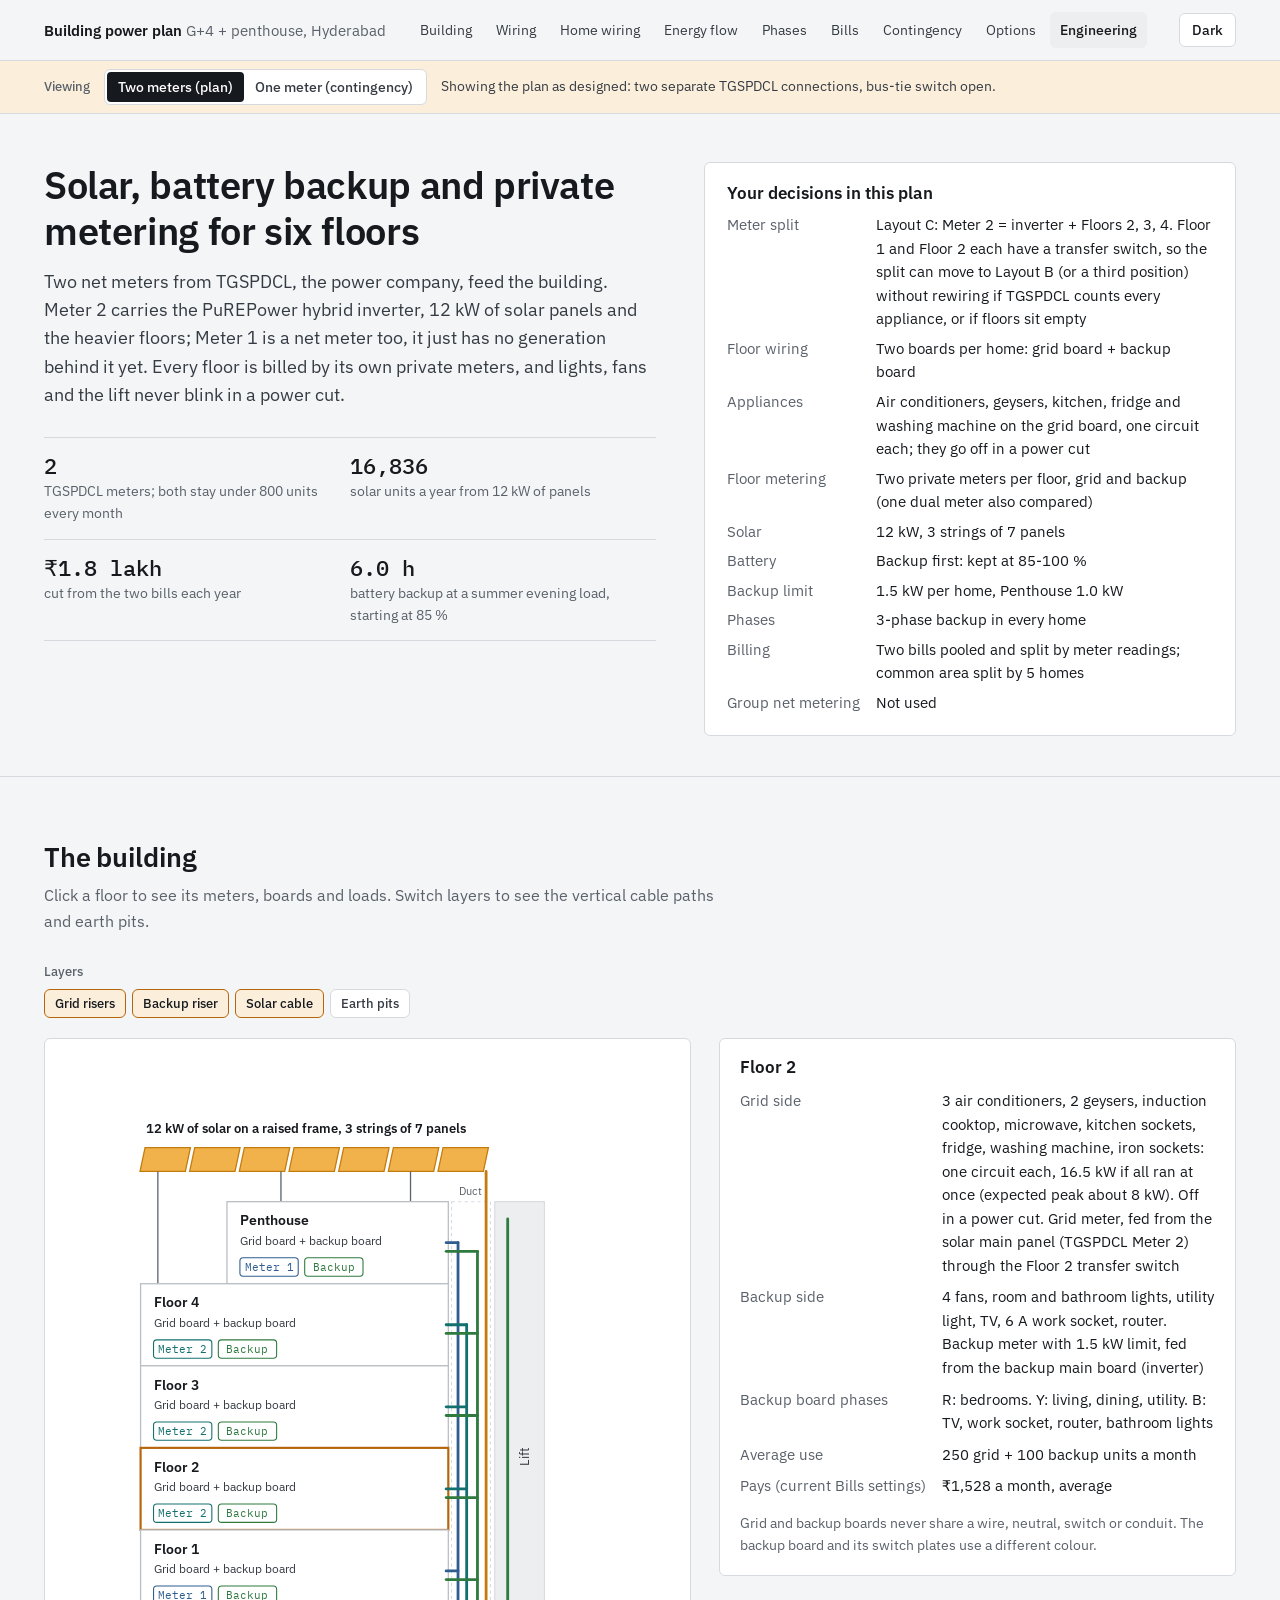
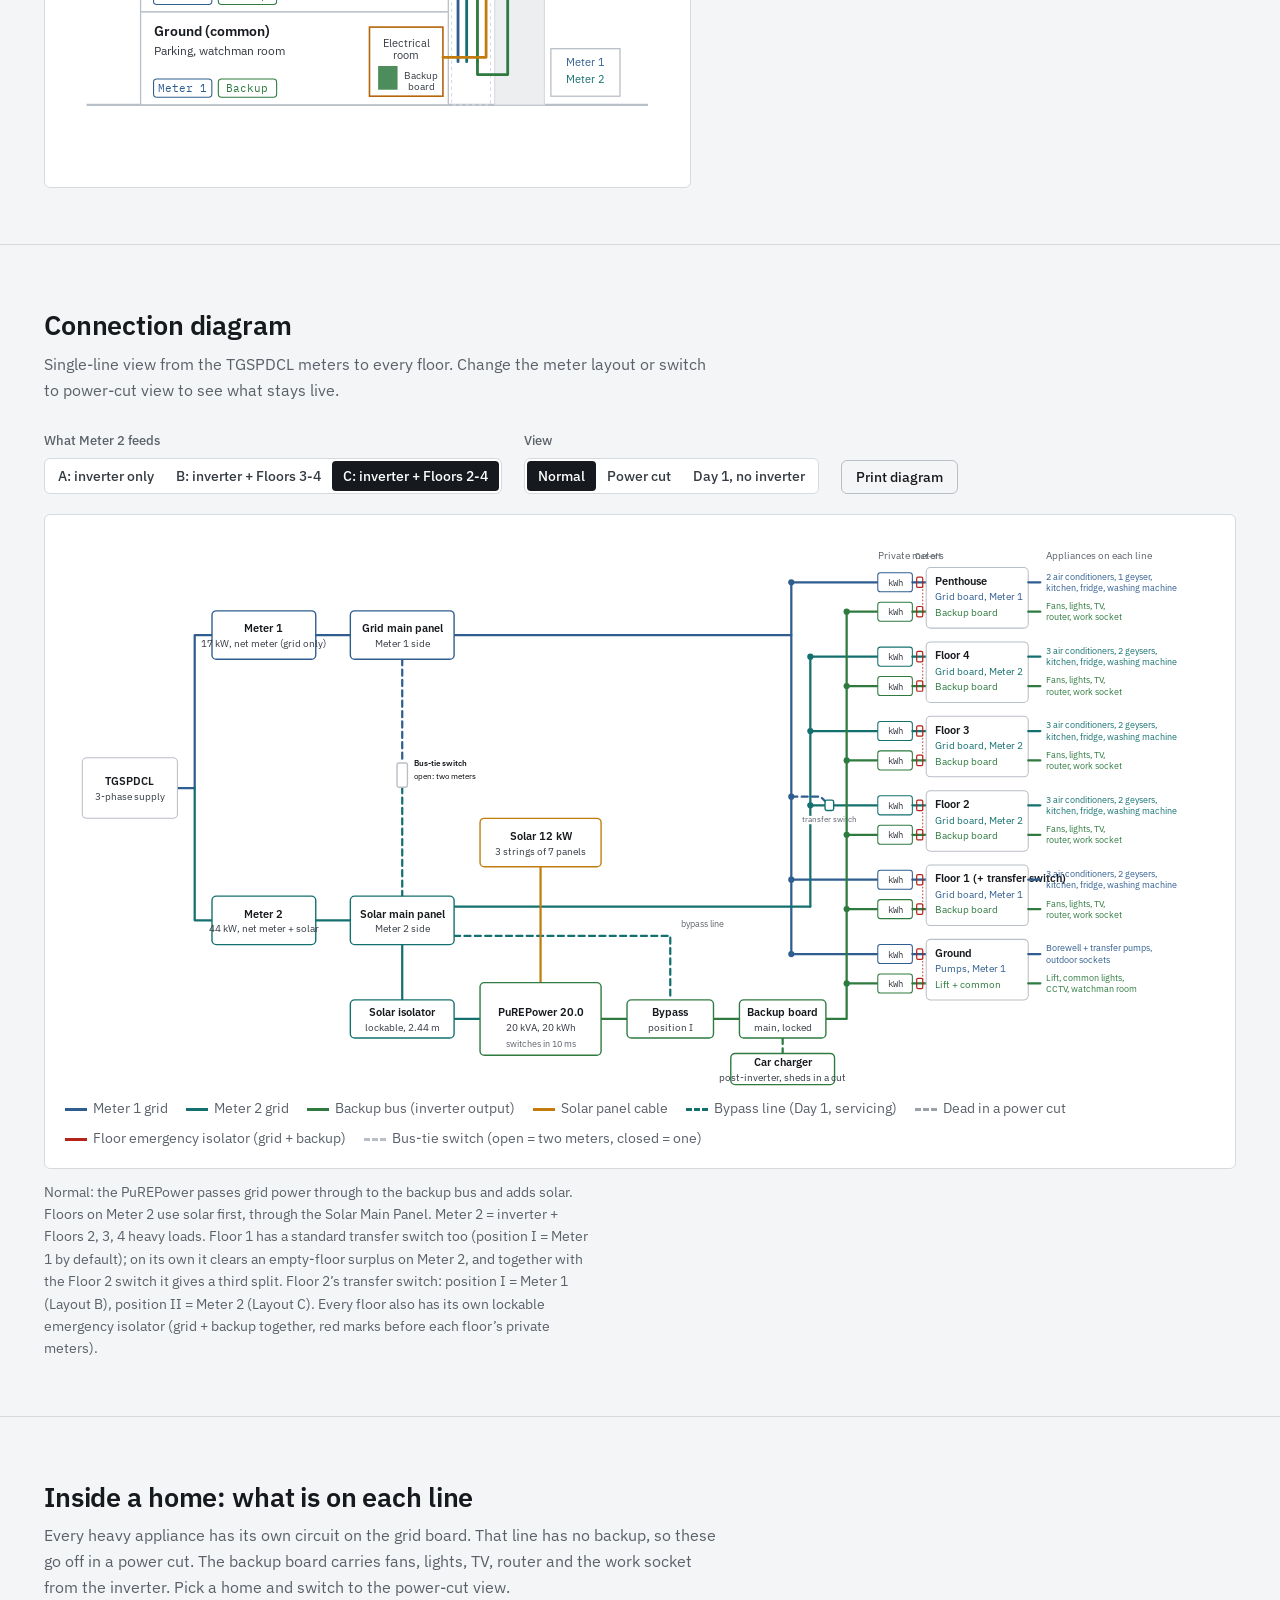
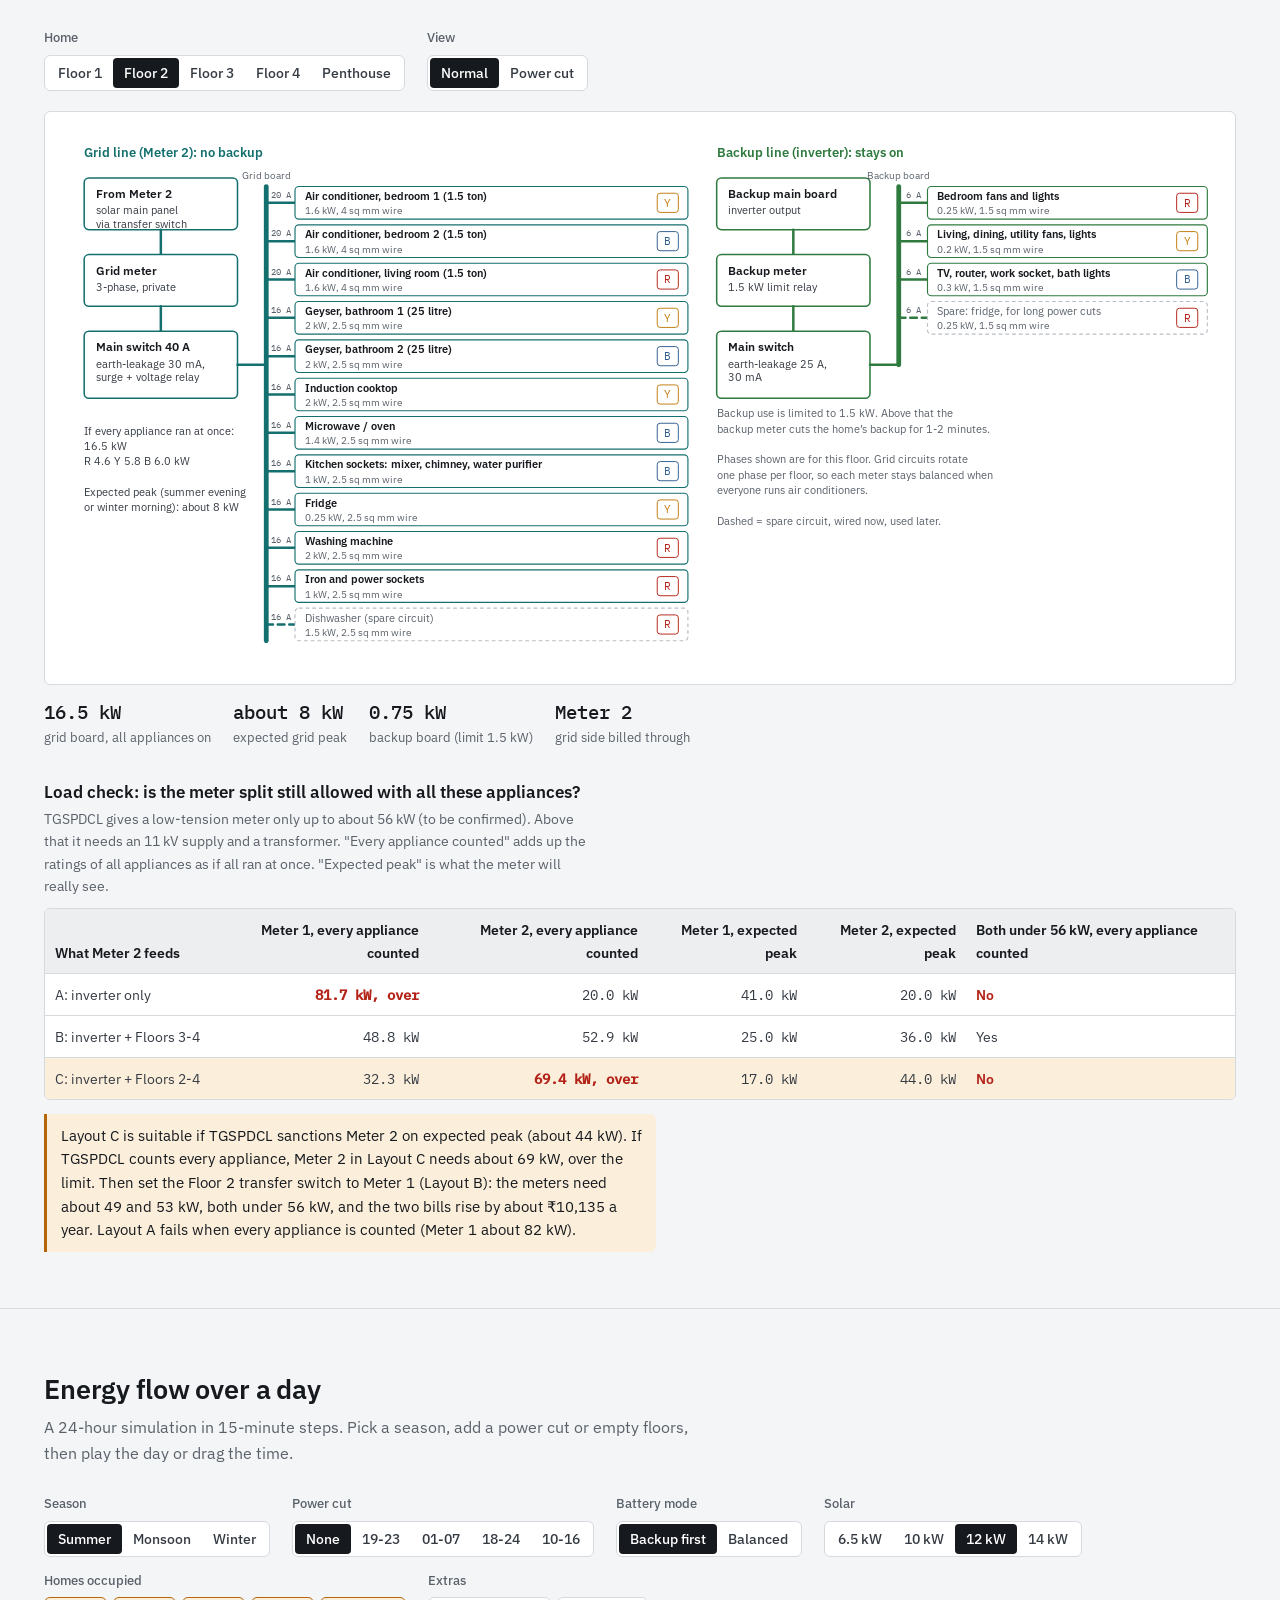
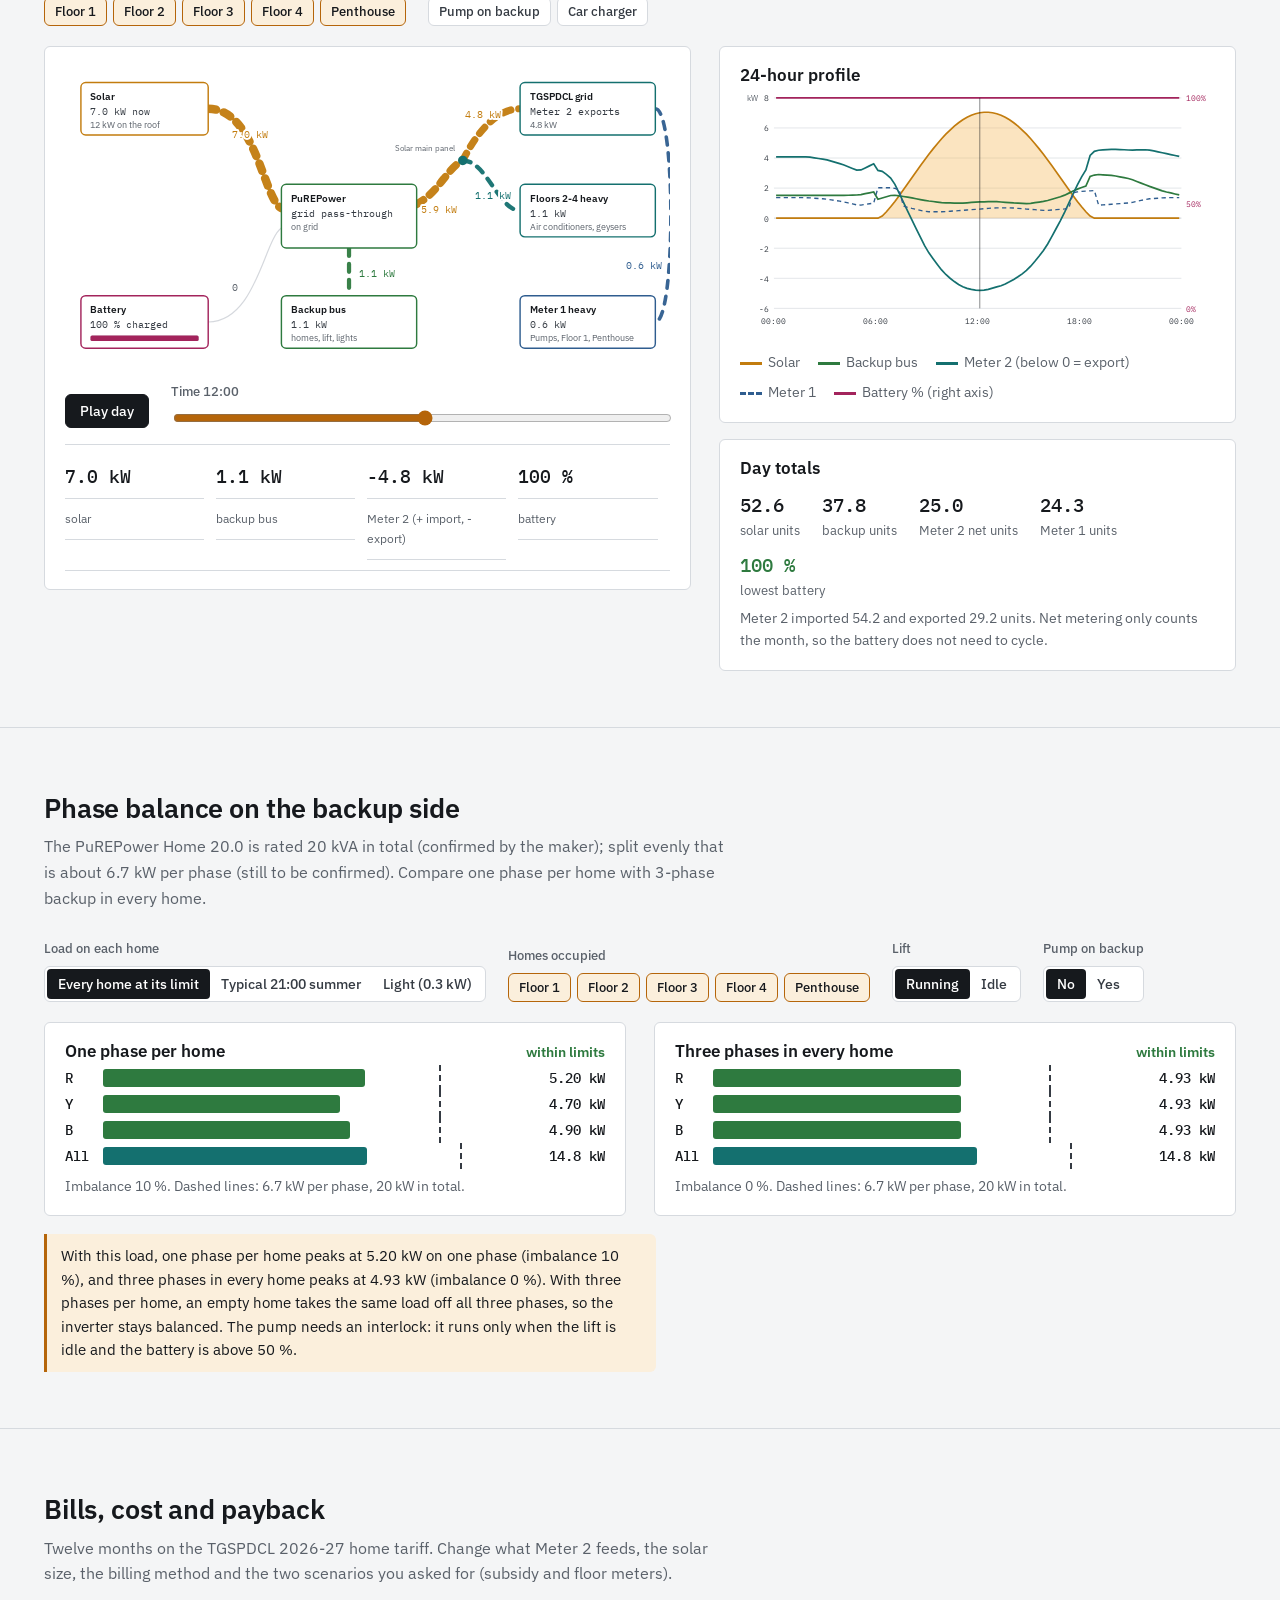
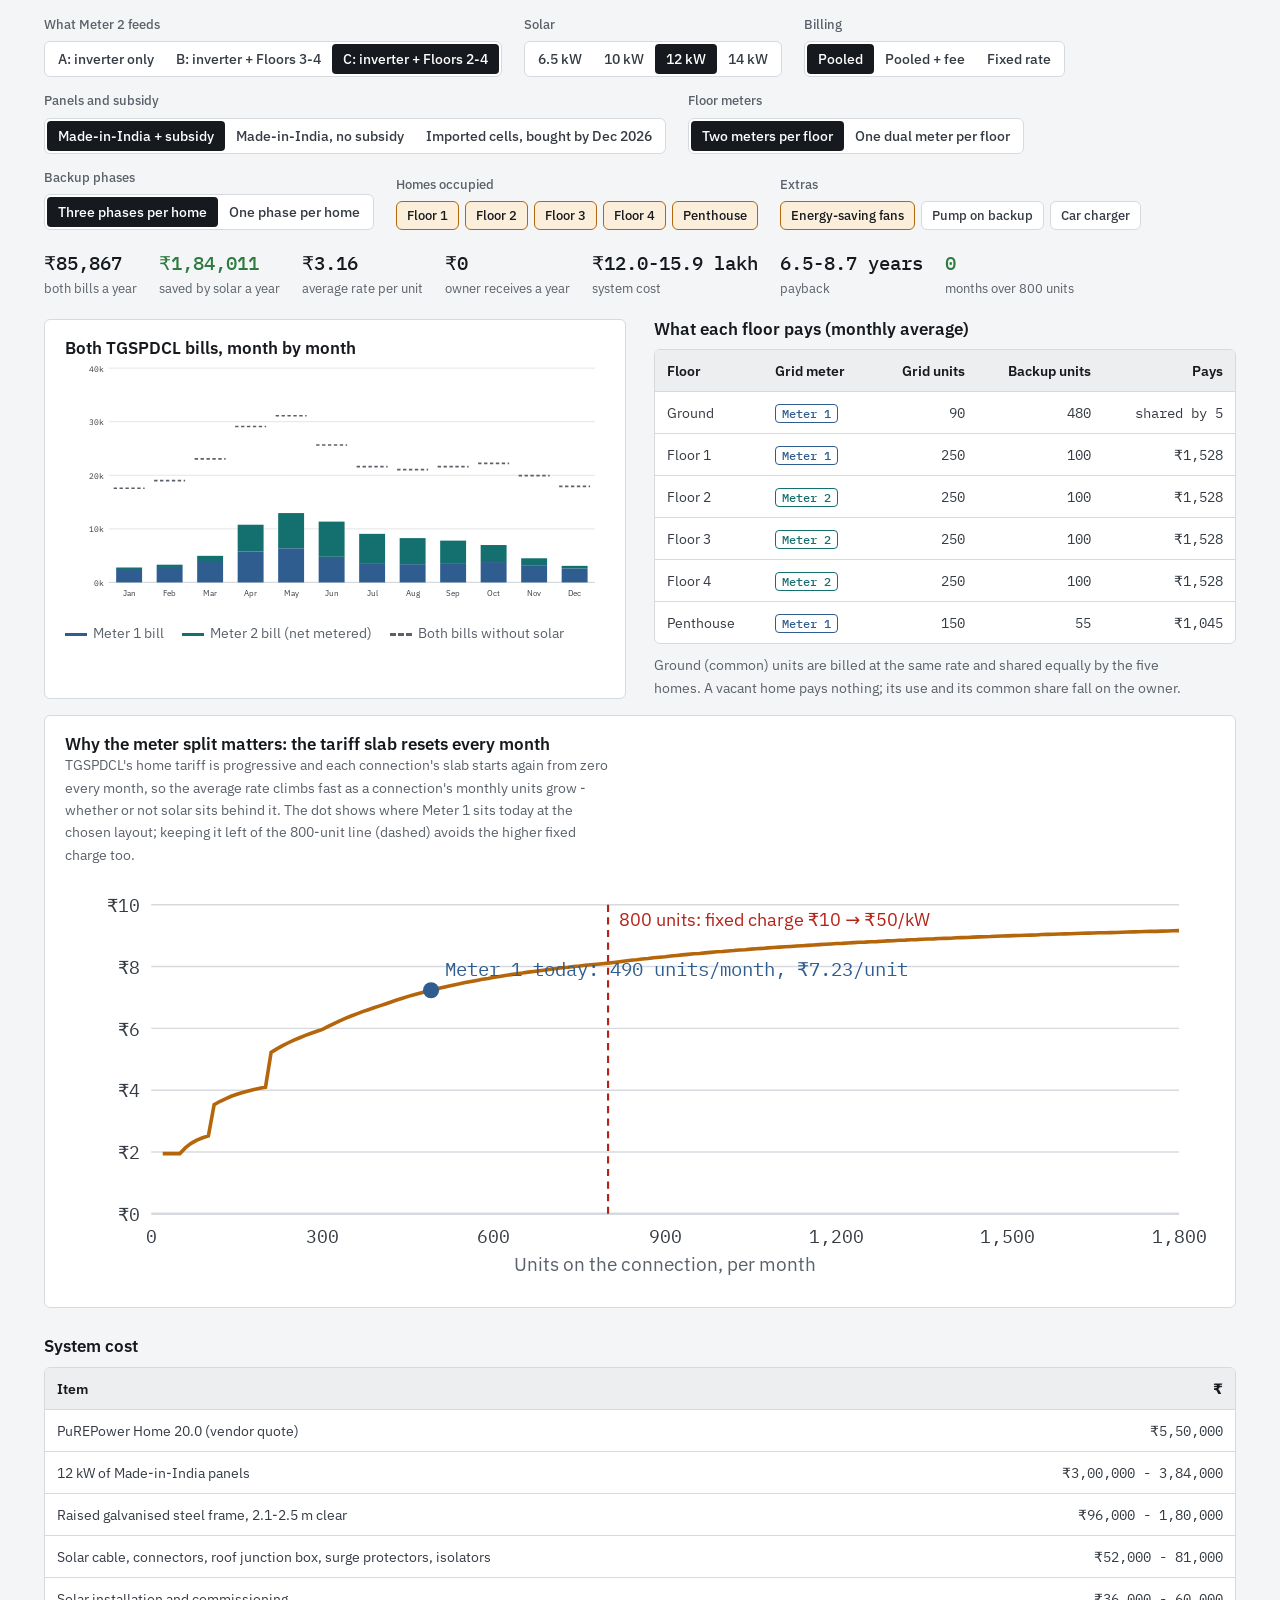
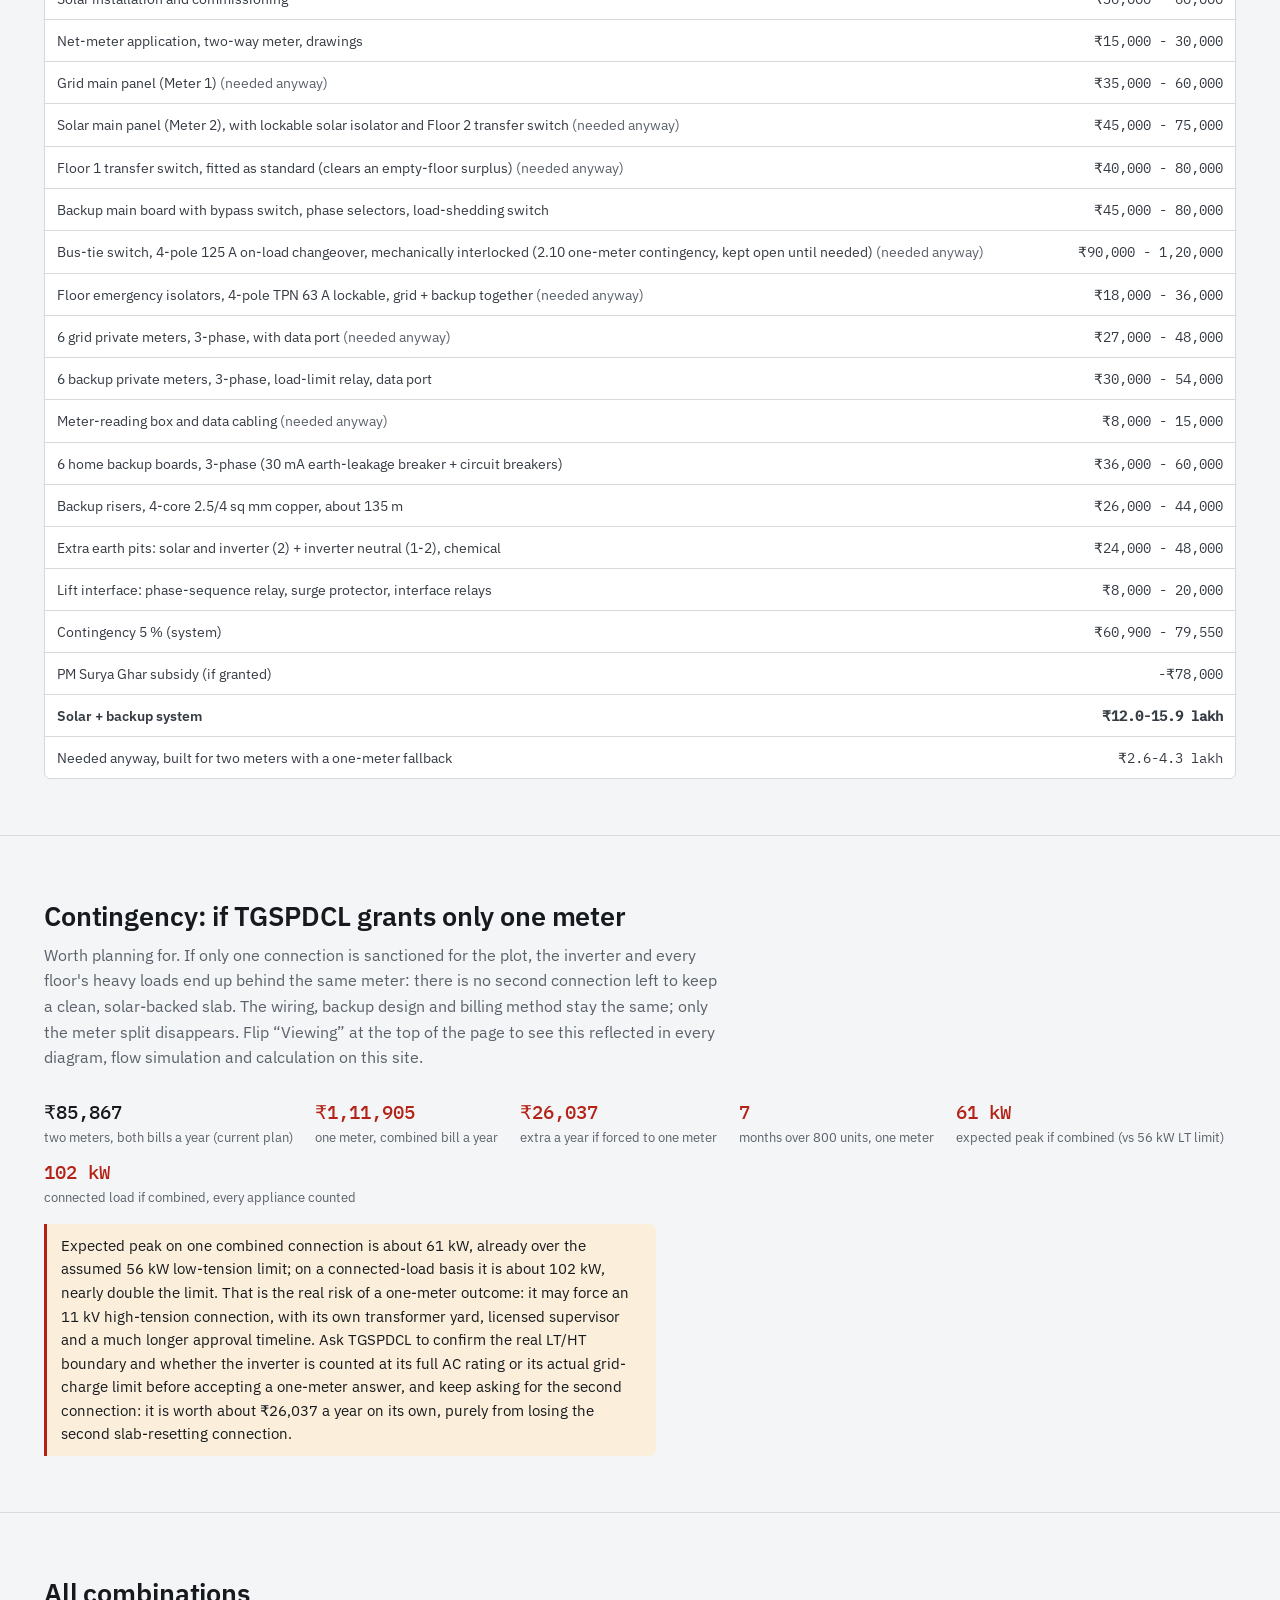
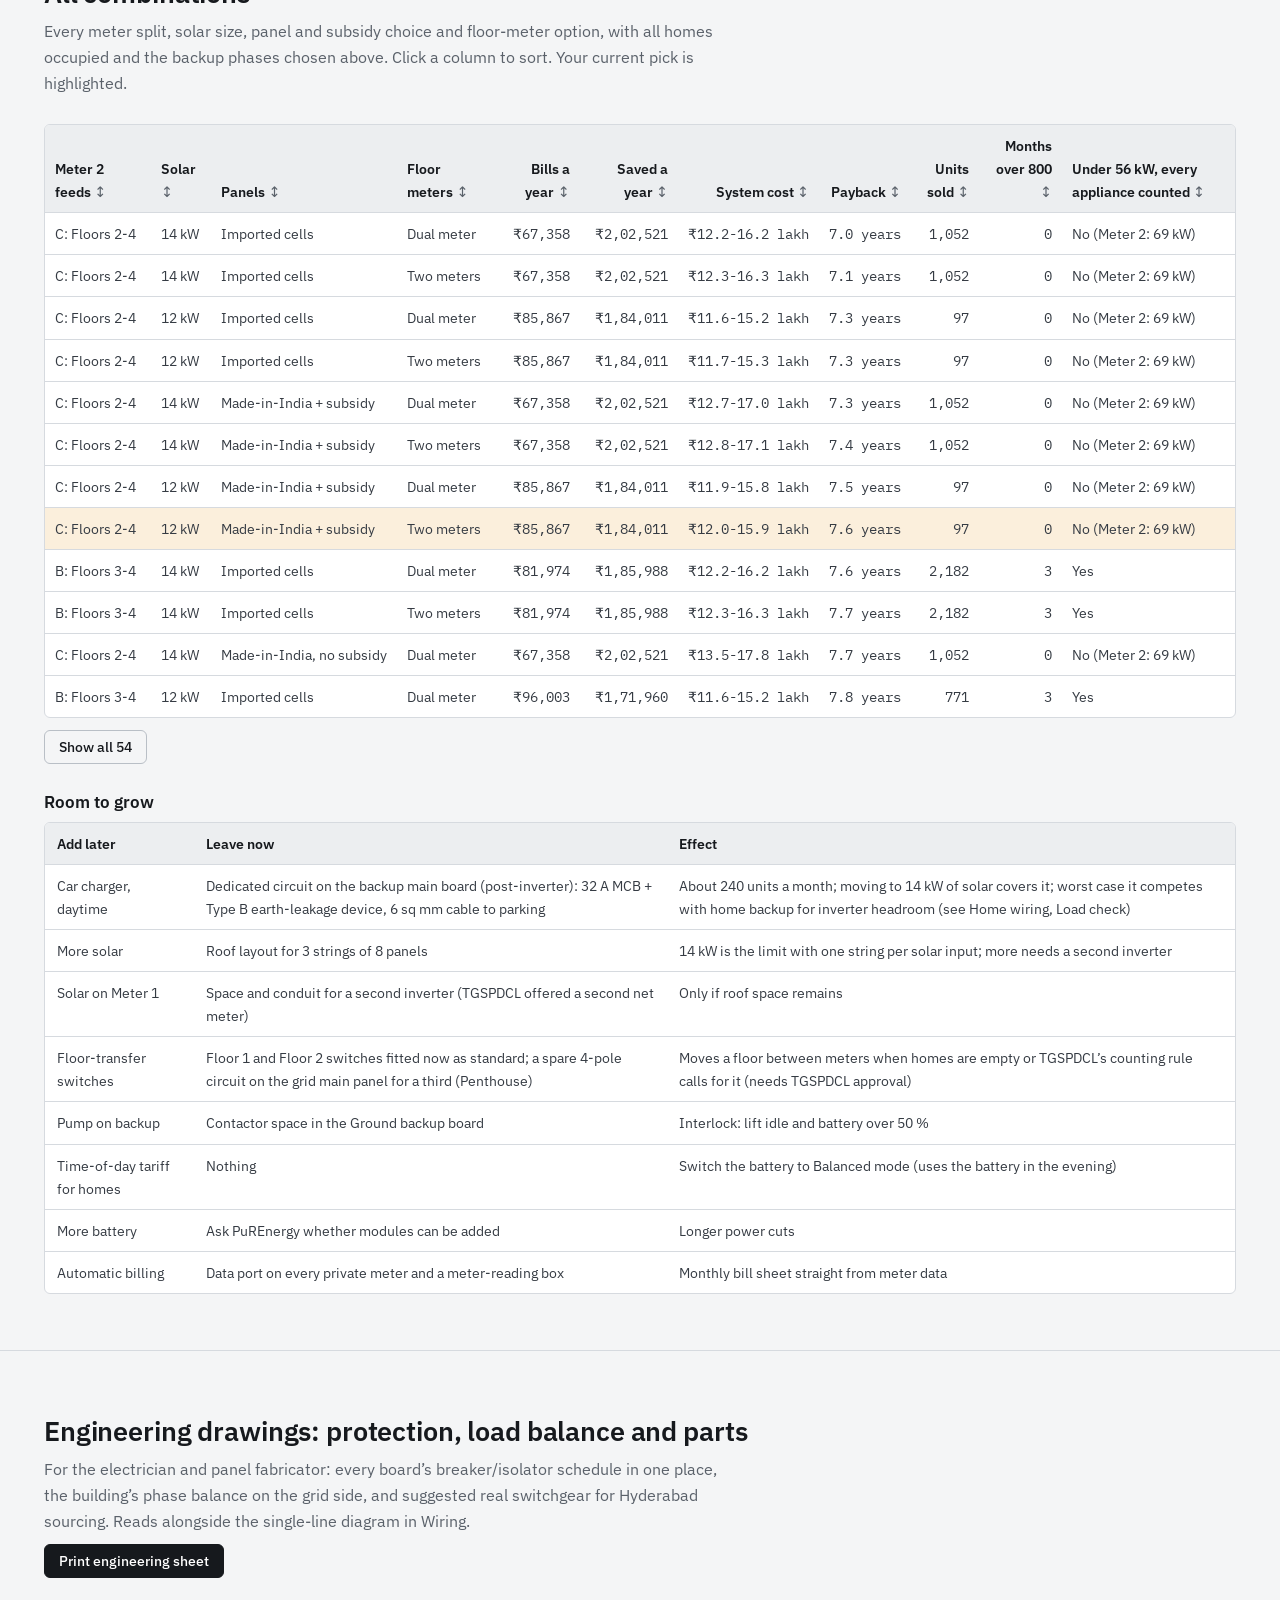
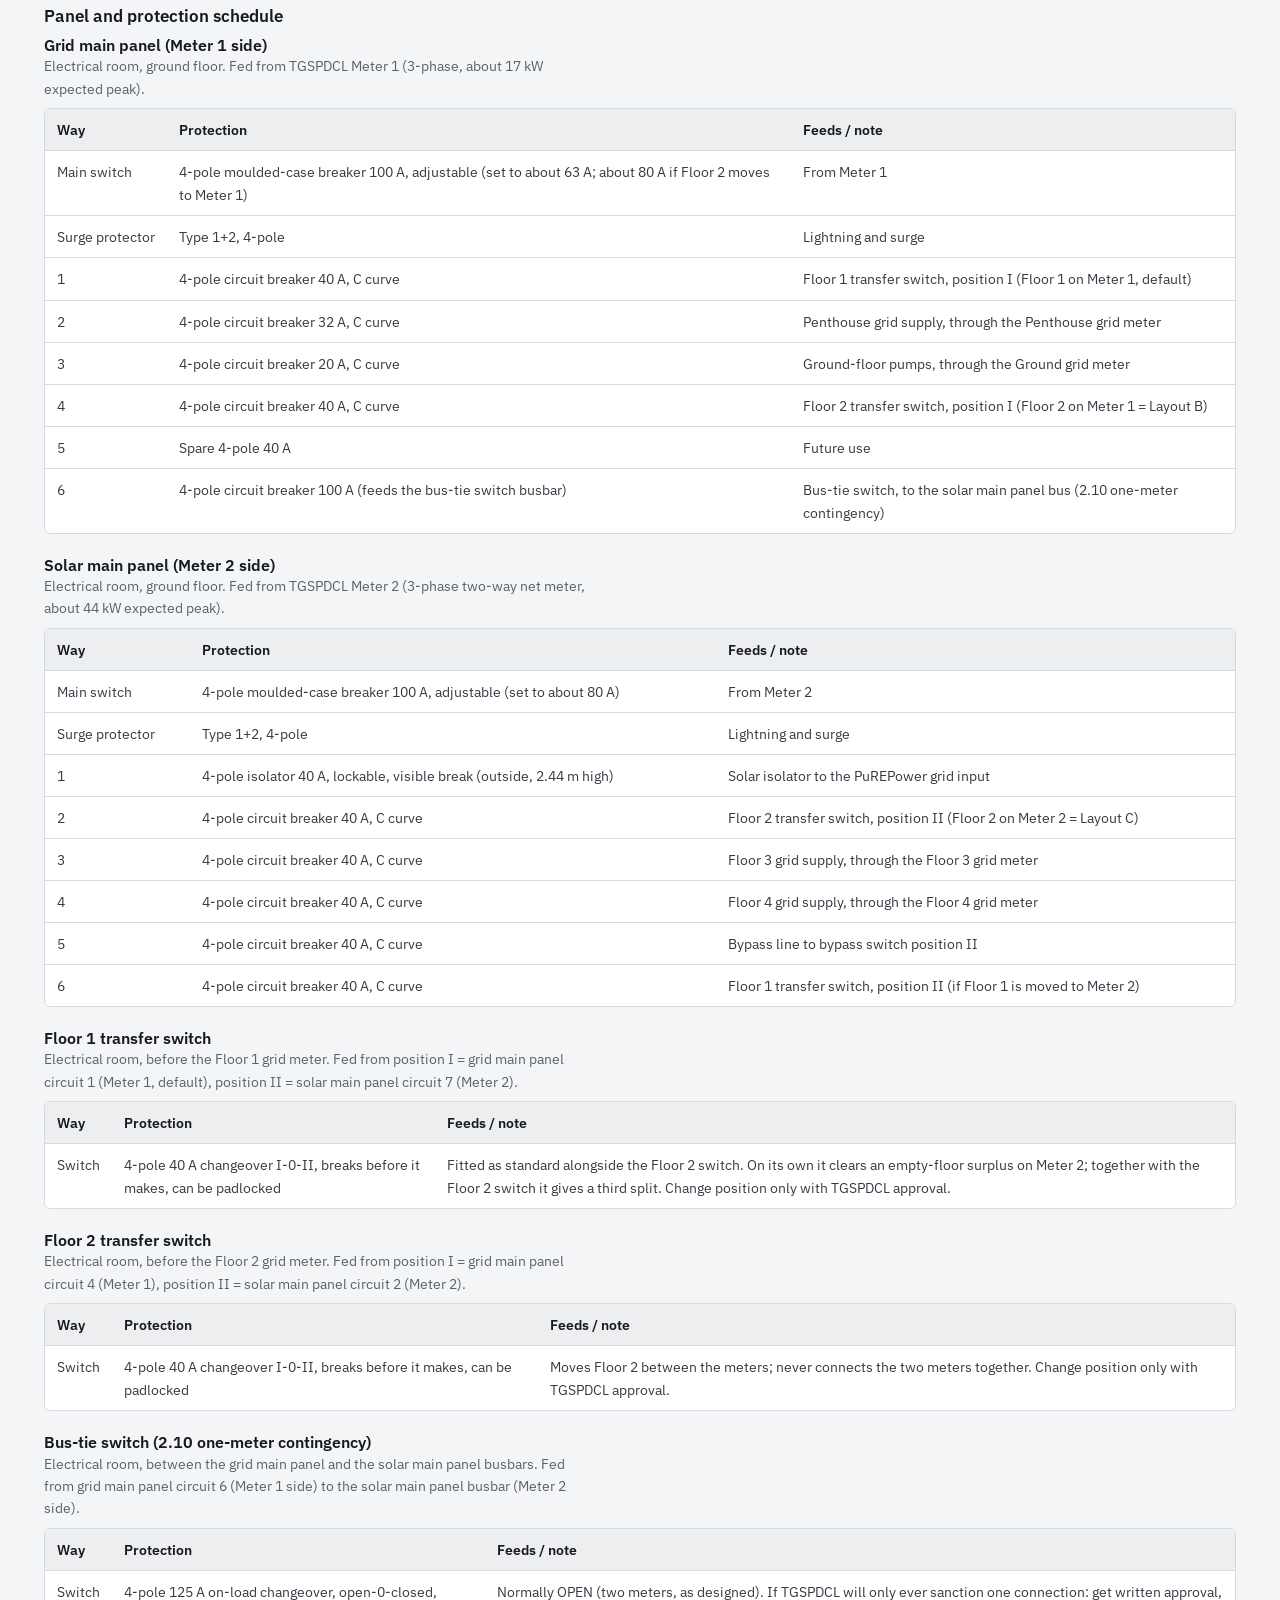
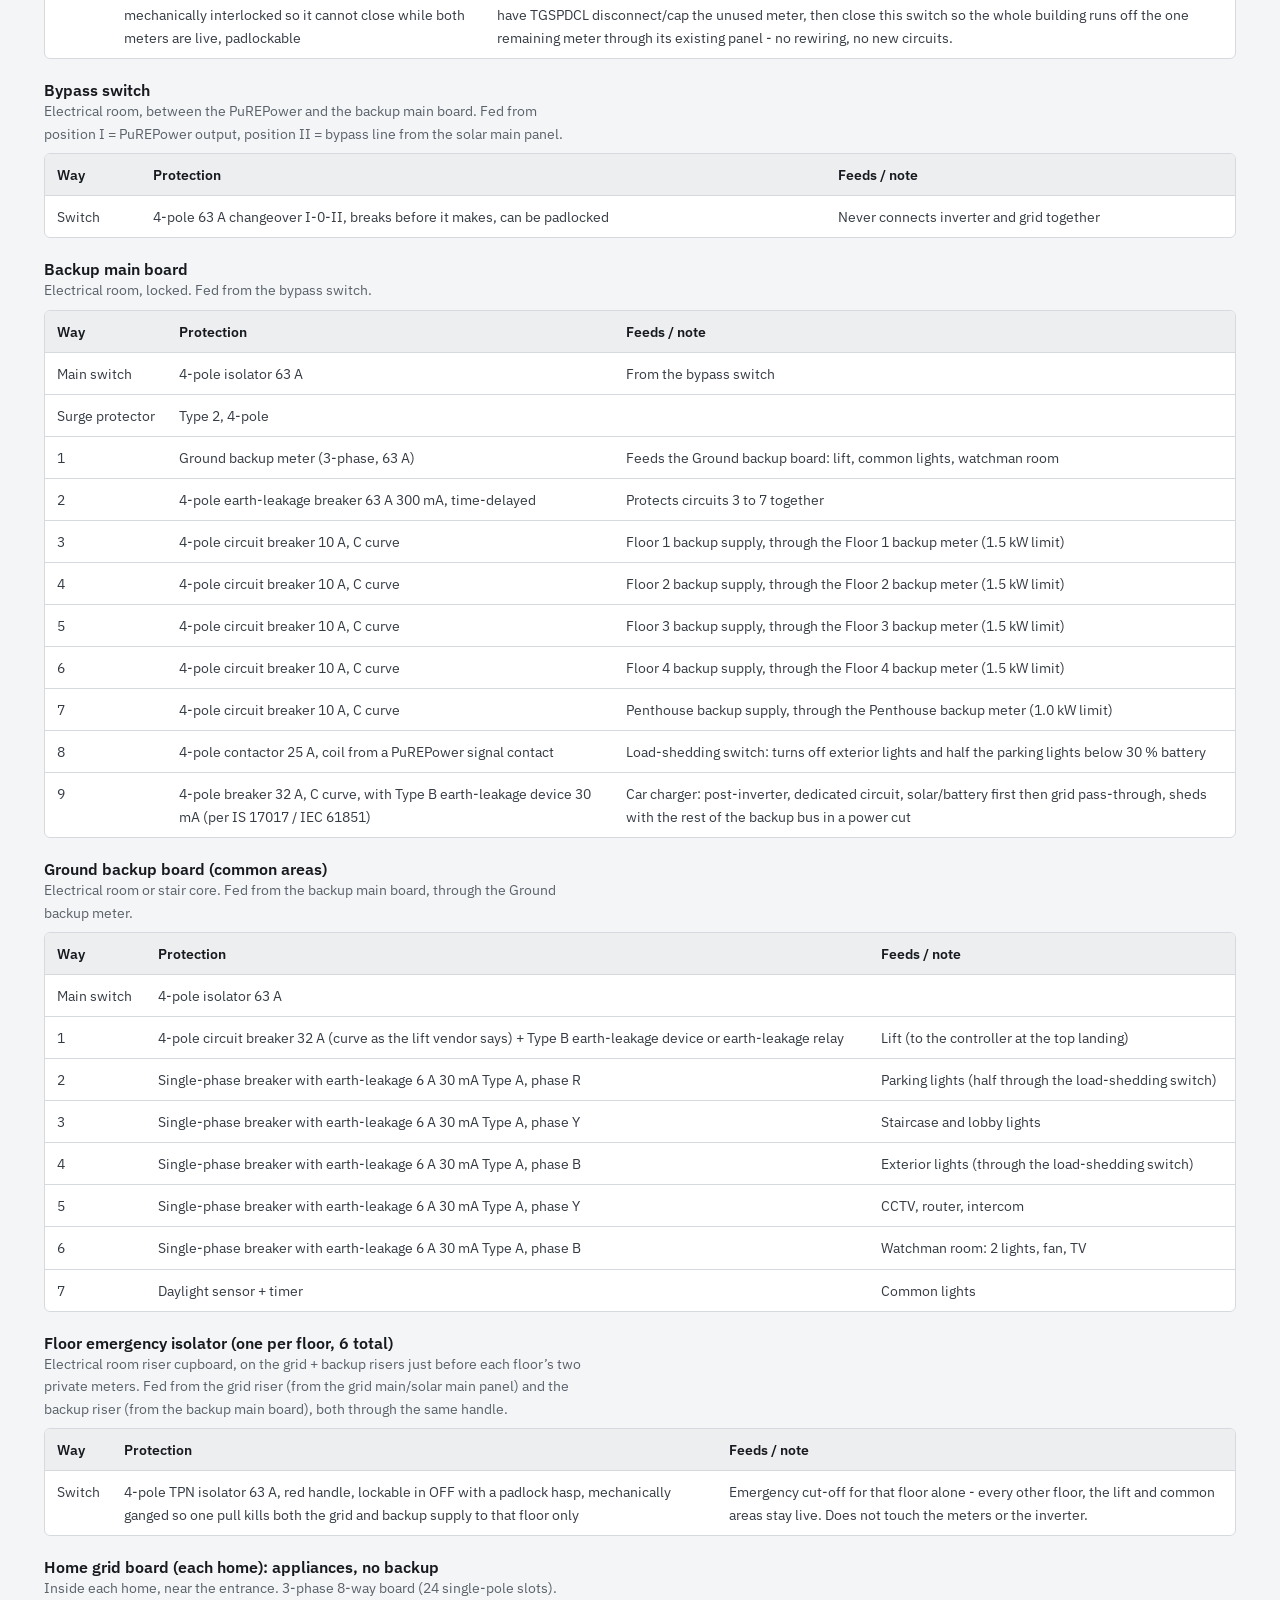
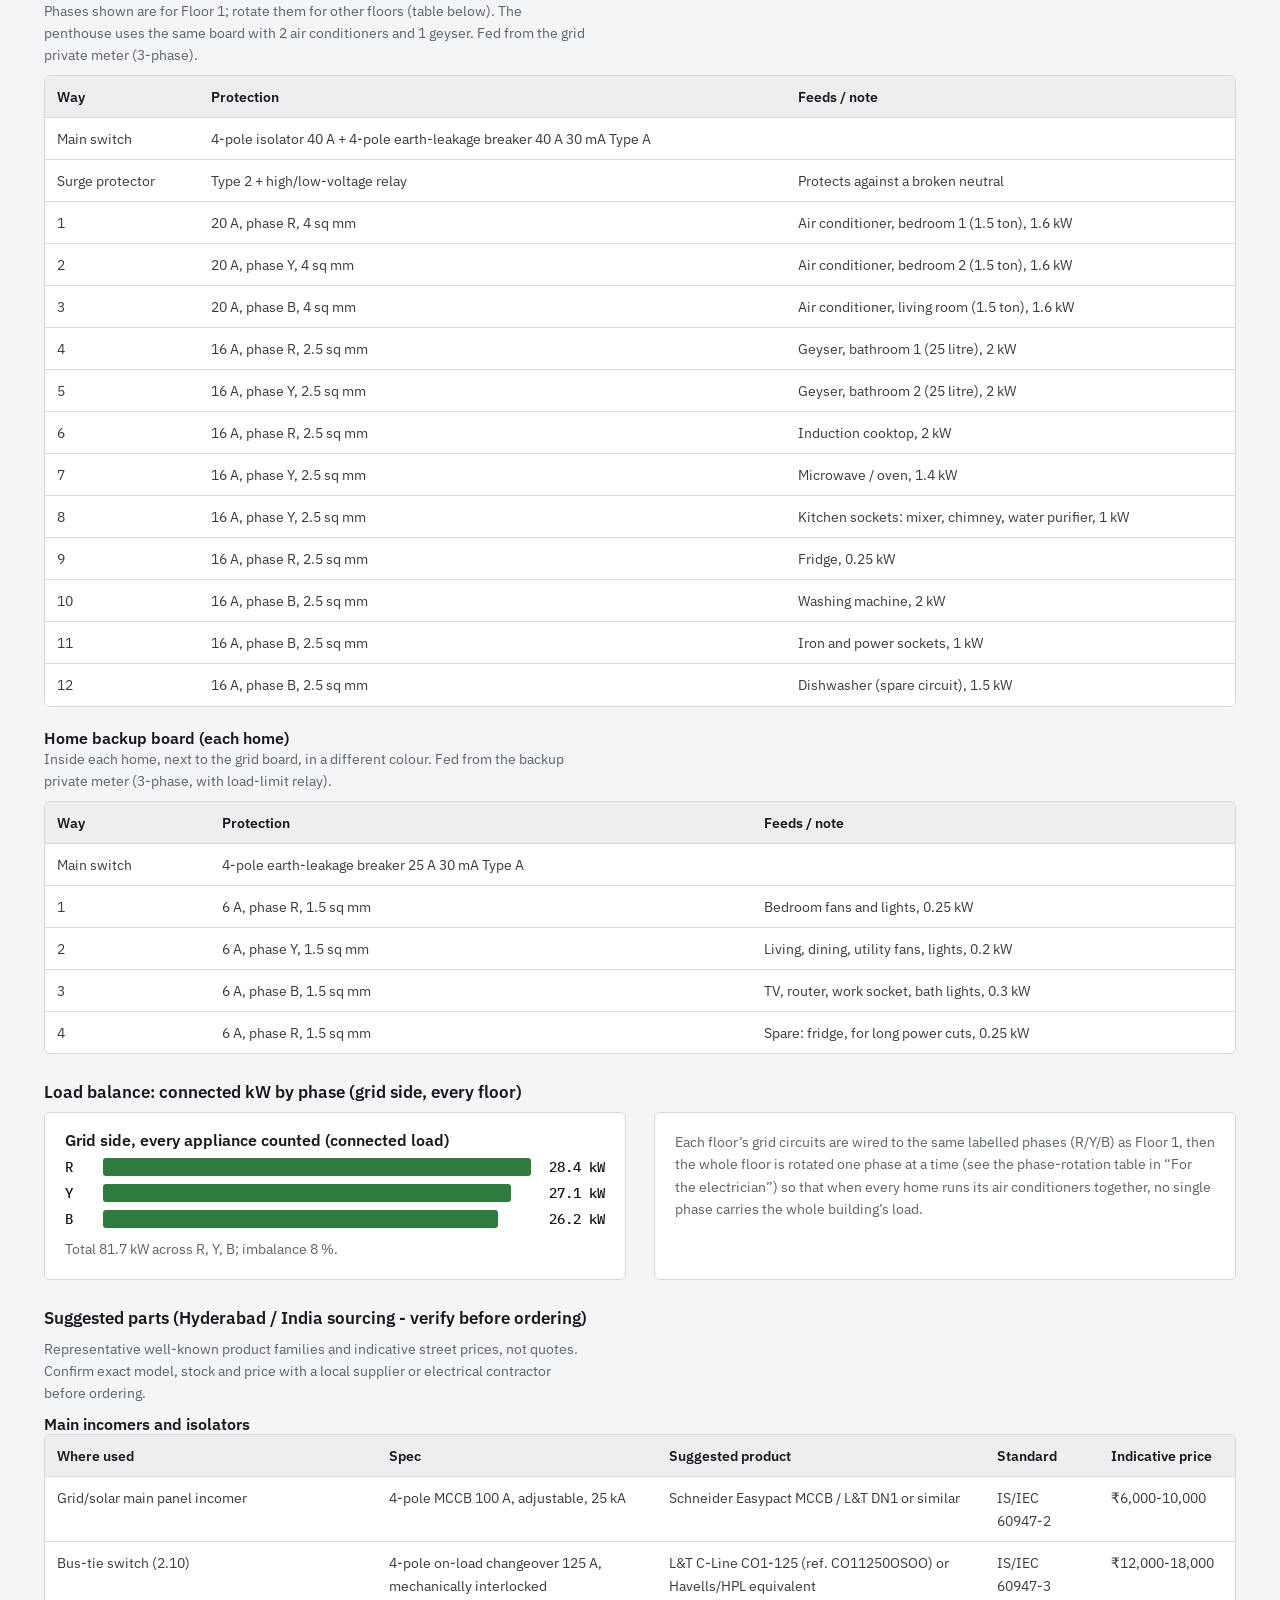
<file: site/index.html>
<!doctype html>
<html lang="en" data-theme="light">
<head>
  <meta charset="utf-8">
  <meta name="viewport" content="width=device-width, initial-scale=1">
  <title>Building power plan: solar, battery backup and metering</title>
  <meta name="description" content="Solar, battery backup and private metering plan for a G+4 + penthouse building in Hyderabad.">
  <link rel="preload" href="fonts/ibm-plex-sans-latin-400-normal.woff2" as="font" type="font/woff2" crossorigin>
  <link rel="stylesheet" href="css/style.css">
  <script>
    (function () {
      var t = localStorage.getItem('theme');
      if (!t) t = window.matchMedia('(prefers-color-scheme: dark)').matches ? 'dark' : 'light';
      document.documentElement.setAttribute('data-theme', t);
    })();
  </script>
</head>
<body>
  <header class="topbar">
    <div class="topbar-inner">
      <div class="brand">Building power plan <span>G+4 + penthouse, Hyderabad</span></div>
      <nav class="nav" aria-label="Sections">
        <a href="#building">Building</a>
        <a href="#wiring">Wiring</a>
        <a href="#home">Home wiring</a>
        <a href="#flow">Energy flow</a>
        <a href="#phases">Phases</a>
        <a href="#bills">Bills</a>
        <a href="#contingency">Contingency</a>
        <a href="#options">Options</a>
        <a href="#engineering">Engineering</a>
        <a href="#electrician">Electrician</a>
        <a href="#contractor">Contractor</a>
      </nav>
      <button class="icon-btn" id="themeBtn" type="button" aria-label="Switch colour theme">Dark</button>
    </div>
  </header>

  <div class="scenario-bar no-print" id="scenarioBar">
    <div class="scenario-bar-inner">
      <span class="label">Viewing</span>
      <div class="seg" id="meterModeSeg"></div>
      <span class="scenario-note" id="scenarioNote"></span>
    </div>
  </div>

  <main>
    <div class="wrap">
      <section class="intro" aria-labelledby="title">
        <div>
          <h1 id="title">Solar, battery backup and private metering for six floors</h1>
          <p class="lede">Two net meters from TGSPDCL, the power company, feed the building. Meter 2 carries the PuREPower hybrid inverter, 12 kW of solar panels and the heavier floors; Meter 1 is a net meter too, it just has no generation behind it yet. Every floor is billed by its own private meters, and lights, fans and the lift never blink in a power cut.</p>
          <div class="facts" id="facts"></div>
        </div>
        <div class="decisions">
          <h3>Your decisions in this plan</h3>
          <dl>
            <dt>Meter split</dt><dd>Layout C: Meter 2 = inverter + Floors 2, 3, 4. Floor 1 and Floor 2 each have a transfer switch, so the split can move to Layout B (or a third position) without rewiring if TGSPDCL counts every appliance, or if floors sit empty</dd>
            <dt>Floor wiring</dt><dd>Two boards per home: grid board + backup board</dd>
            <dt>Appliances</dt><dd>Air conditioners, geysers, kitchen, fridge and washing machine on the grid board, one circuit each; they go off in a power cut</dd>
            <dt>Floor metering</dt><dd>Two private meters per floor, grid and backup (one dual meter also compared)</dd>
            <dt>Solar</dt><dd>12 kW, 3 strings of 7 panels</dd>
            <dt>Battery</dt><dd>Backup first: kept at 85-100 %</dd>
            <dt>Backup limit</dt><dd>1.5 kW per home, Penthouse 1.0 kW</dd>
            <dt>Phases</dt><dd>3-phase backup in every home</dd>
            <dt>Billing</dt><dd>Two bills pooled and split by meter readings; common area split by 5 homes</dd>
            <dt>Group net metering</dt><dd>Not used</dd>
          </dl>
        </div>
      </section>
    </div>

    <!-- Building -->
    <section class="section" id="building" aria-labelledby="h-building">
      <div class="wrap">
        <div class="section-head">
          <h2 id="h-building">The building</h2>
          <p>Click a floor to see its meters, boards and loads. Switch layers to see the vertical cable paths and earth pits.</p>
        </div>
        <div class="controls">
          <div class="control"><span class="label">Layers</span>
            <div class="chips" id="layerChips"></div>
          </div>
        </div>
        <div class="split">
          <div class="panel panel-pad"><svg id="buildingSvg" class="diagram" viewBox="0 0 560 660" role="img" aria-label="Building elevation with solar, floors, risers and electrical room"></svg></div>
          <div class="panel panel-pad" id="floorInfo" aria-live="polite"></div>
        </div>
      </div>
    </section>

    <!-- Wiring -->
    <section class="section" id="wiring" aria-labelledby="h-wiring">
      <div class="wrap">
        <div class="section-head">
          <h2 id="h-wiring">Connection diagram</h2>
          <p>Single-line view from the TGSPDCL meters to every floor. Change the meter layout or switch to power-cut view to see what stays live.</p>
        </div>
        <div class="controls">
          <div class="control" id="sldArchControl"><span class="label">What Meter 2 feeds</span><div class="seg" id="sldArch"></div></div>
          <div class="control"><span class="label">View</span><div class="seg" id="sldView"></div></div>
          <button class="btn ghost no-print" type="button" id="printSld">Print diagram</button>
        </div>
        <div class="panel panel-pad">
          <svg id="sldSvg" class="diagram" viewBox="0 0 1330 640" role="img" aria-label="Single-line diagram"></svg>
          <div class="legend">
            <span><i style="border-color:var(--m1)"></i>Meter 1 grid</span>
            <span><i style="border-color:var(--m2)"></i>Meter 2 grid</span>
            <span><i style="border-color:var(--backup)"></i>Backup bus (inverter output)</span>
            <span><i style="border-color:var(--solar)"></i>Solar panel cable</span>
            <span><i class="dash" style="border-color:var(--m2)"></i>Bypass line (Day 1, servicing)</span>
            <span><i class="dash" style="border-color:var(--dead)"></i>Dead in a power cut</span>
            <span><i style="border-color:var(--warn)"></i>Floor emergency isolator (grid + backup)</span>
            <span><i class="dash" style="border-color:var(--line-strong)"></i>Bus-tie switch (open = two meters, closed = one)</span>
          </div>
        </div>
        <p class="small muted" style="margin-top:12px" id="sldNote"></p>
      </div>
    </section>

    <!-- Home wiring -->
    <section class="section" id="home" aria-labelledby="h-home">
      <div class="wrap">
        <div class="section-head">
          <h2 id="h-home">Inside a home: what is on each line</h2>
          <p>Every heavy appliance has its own circuit on the grid board. That line has no backup, so these go off in a power cut. The backup board carries fans, lights, TV, router and the work socket from the inverter. Pick a home and switch to the power-cut view.</p>
        </div>
        <div class="controls">
          <div class="control"><span class="label">Home</span><div class="seg" id="homePick"></div></div>
          <div class="control"><span class="label">View</span><div class="seg" id="homeView"></div></div>
        </div>
        <div class="panel panel-pad">
          <svg id="homeSvg" class="diagram" viewBox="0 0 1200 560" role="img" aria-label="Circuits and appliances inside one home"></svg>
        </div>
        <div class="statline" id="homeStats"></div>
        <h3 style="margin:32px 0 6px">Load check: is the meter split still allowed with all these appliances?</h3>
        <p class="small muted" style="margin-bottom:10px">TGSPDCL gives a low-tension meter only up to about 56 kW (to be confirmed). Above that it needs an 11 kV supply and a transformer. "Every appliance counted" adds up the ratings of all appliances as if all ran at once. "Expected peak" is what the meter will really see.</p>
        <div class="table-wrap compact" id="loadCheck"></div>
        <p class="note" style="margin-top:14px" id="loadNote"></p>
      </div>
    </section>

    <!-- Energy flow -->
    <section class="section" id="flow" aria-labelledby="h-flow">
      <div class="wrap">
        <div class="section-head">
          <h2 id="h-flow">Energy flow over a day</h2>
          <p>A 24-hour simulation in 15-minute steps. Pick a season, add a power cut or empty floors, then play the day or drag the time.</p>
        </div>
        <div class="controls">
          <div class="control"><span class="label">Season</span><div class="seg" id="simSeason"></div></div>
          <div class="control"><span class="label">Power cut</span><div class="seg" id="simOutage"></div></div>
          <div class="control"><span class="label">Battery mode</span><div class="seg" id="simMode"></div></div>
          <div class="control"><span class="label">Solar</span><div class="seg" id="simPv"></div></div>
          <div class="control"><span class="label">Homes occupied</span><div class="chips" id="simOcc"></div></div>
          <div class="control"><span class="label">Extras</span><div class="chips" id="simExtras"></div></div>
        </div>
        <div class="split">
          <div class="panel panel-pad">
            <svg id="flowSvg" class="diagram" viewBox="0 0 760 380" role="img" aria-label="Animated power flow at the selected time"></svg>
            <div class="controls no-print" style="margin:14px 0 0">
              <button class="btn" type="button" id="playBtn">Play day</button>
              <div class="control" style="flex:1;min-width:220px"><span class="label" id="timeLabel">Time</span>
                <input type="range" id="timeSlider" min="0" max="95" step="1" value="48" aria-label="Time of day">
              </div>
            </div>
            <div class="readout" id="flowReadout"></div>
          </div>
          <div>
            <div class="panel panel-pad">
              <h3>24-hour profile</h3>
              <svg id="dayChart" class="diagram" viewBox="0 0 560 300" role="img" aria-label="Power over 24 hours"></svg>
              <div class="legend" id="dayLegend"></div>
            </div>
            <div class="panel panel-pad" style="margin-top:16px">
              <h3>Day totals</h3>
              <div class="statline" id="dayTotals"></div>
              <p class="small muted" id="dayNote"></p>
            </div>
          </div>
        </div>
      </div>
    </section>

    <!-- Phases -->
    <section class="section" id="phases" aria-labelledby="h-phases">
      <div class="wrap">
        <div class="section-head">
          <h2 id="h-phases">Phase balance on the backup side</h2>
          <p>The PuREPower Home 20.0 is rated 20 kVA in total (confirmed by the maker); split evenly that is about 6.7 kW per phase (still to be confirmed). Compare one phase per home with 3-phase backup in every home.</p>
        </div>
        <div class="controls">
          <div class="control"><span class="label">Load on each home</span><div class="seg" id="phLoad"></div></div>
          <div class="control"><span class="label">Homes occupied</span><div class="chips" id="phOcc"></div></div>
          <div class="control"><span class="label">Lift</span><div class="seg" id="phLift"></div></div>
          <div class="control"><span class="label">Pump on backup</span><div class="seg" id="phPump"></div></div>
        </div>
        <div class="split-even" id="phaseCards"></div>
        <p class="note" style="margin-top:18px" id="phaseNote"></p>
      </div>
    </section>

    <!-- Bills -->
    <section class="section" id="bills" aria-labelledby="h-bills">
      <div class="wrap">
        <div class="section-head">
          <h2 id="h-bills">Bills, cost and payback</h2>
          <p>Twelve months on the TGSPDCL 2026-27 home tariff. Change what Meter 2 feeds, the solar size, the billing method and the two scenarios you asked for (subsidy and floor meters).</p>
        </div>
        <div class="controls">
          <div class="control" id="bArchControl"><span class="label">What Meter 2 feeds</span><div class="seg" id="bArch"></div></div>
          <div class="control"><span class="label">Solar</span><div class="seg" id="bPv"></div></div>
          <div class="control"><span class="label">Billing</span><div class="seg" id="bBilling"></div></div>
          <div class="control" id="bFeeWrap"><span class="label" id="bFeeLabel">Fee per home, ₹/month</span><input type="number" id="bFee" min="0" step="50" value="800"></div>
          <div class="control"><span class="label">Panels and subsidy</span><div class="seg" id="bSubsidy"></div></div>
          <div class="control"><span class="label">Floor meters</span><div class="seg" id="bMetering"></div></div>
          <div class="control"><span class="label">Backup phases</span><div class="seg" id="bPhase"></div></div>
          <div class="control"><span class="label">Homes occupied</span><div class="chips" id="bOcc"></div></div>
          <div class="control"><span class="label">Extras</span><div class="chips" id="bExtras"></div></div>
        </div>
        <div class="statline" id="billStats"></div>
        <div class="split-even" style="margin-top:18px">
          <div class="panel panel-pad">
            <h3 id="billChartHeading">Both TGSPDCL bills, month by month</h3>
            <svg id="billChart" class="diagram" viewBox="0 0 640 300" role="img" aria-label="Monthly bills with and without solar"></svg>
            <div class="legend" id="billLegend">
              <span><i style="border-color:var(--m1)"></i>Meter 1 bill</span>
              <span><i style="border-color:var(--m2)"></i>Meter 2 bill (net metered)</span>
              <span><i class="dash" style="border-color:var(--muted)"></i>Both bills without solar</span>
            </div>
          </div>
          <div>
            <h3 style="margin-bottom:10px">What each floor pays (monthly average)</h3>
            <div class="table-wrap" id="floorTable"></div>
            <p class="small muted" style="margin-top:10px">Ground (common) units are billed at the same rate and shared equally by the five homes. A vacant home pays nothing; its use and its common share fall on the owner.</p>
          </div>
        </div>
        <div class="panel panel-pad" style="margin-top:16px">
          <h3>Why the meter split matters: the tariff slab resets every month</h3>
          <p class="small muted" style="margin-bottom:10px">TGSPDCL's home tariff is progressive and each connection's slab starts again from zero every month, so the average rate climbs fast as a connection's monthly units grow - whether or not solar sits behind it. The dot shows where Meter 1 sits today at the chosen layout; keeping it left of the 800-unit line (dashed) avoids the higher fixed charge too.</p>
          <svg id="rateCurve" class="diagram" viewBox="0 0 640 230" role="img" aria-label="Average rate per unit against monthly units on one connection"></svg>
        </div>
        <h3 style="margin:28px 0 10px">System cost</h3>
        <div class="table-wrap" id="capexTable"></div>
      </div>
    </section>

    <!-- Contingency -->
    <section class="section" id="contingency" aria-labelledby="h-cont">
      <div class="wrap">
        <div class="section-head">
          <h2 id="h-cont">Contingency: if TGSPDCL grants only one meter</h2>
          <p>Worth planning for. If only one connection is sanctioned for the plot, the inverter and every floor's heavy loads end up behind the same meter: there is no second connection left to keep a clean, solar-backed slab. The wiring, backup design and billing method stay the same; only the meter split disappears. Flip “Viewing” at the top of the page to see this reflected in every diagram, flow simulation and calculation on this site.</p>
        </div>
        <div class="statline" id="contStats"></div>
        <p class="note warn" id="contNote" style="margin-top:14px"></p>
      </div>
    </section>

    <!-- Options -->
    <section class="section" id="options" aria-labelledby="h-options">
      <div class="wrap">
        <div class="section-head">
          <h2 id="h-options">All combinations</h2>
          <p>Every meter split, solar size, panel and subsidy choice and floor-meter option, with all homes occupied and the backup phases chosen above. Click a column to sort. Your current pick is highlighted.</p>
        </div>
        <div class="table-wrap compact" id="comboTable"></div>
        <p class="small muted" style="margin-top:10px" id="comboNote"></p>
        <div class="no-print" style="margin-top:12px"><button class="btn ghost" type="button" id="comboMore">Show all 54</button></div>
        <h3 style="margin:28px 0 10px">Room to grow</h3>
        <div class="table-wrap" id="futureTable"></div>
      </div>
    </section>

    <!-- Engineering drawings -->
    <section class="section" id="engineering" aria-labelledby="h-eng">
      <div class="wrap">
        <div class="section-head">
          <h2 id="h-eng">Engineering drawings: protection, load balance and parts</h2>
          <p>For the electrician and panel fabricator: every board’s breaker/isolator schedule in one place, the building’s phase balance on the grid side, and suggested real switchgear for Hyderabad sourcing. Reads alongside the single-line diagram in Wiring.</p>
          <div class="no-print"><button class="btn" type="button" id="printEng">Print engineering sheet</button></div>
        </div>
        <h3 style="margin-bottom:10px">Panel and protection schedule</h3>
        <div class="sheet-group" id="engBoards"></div>
        <h3 style="margin:28px 0 10px">Load balance: connected kW by phase (grid side, every floor)</h3>
        <div class="split-even">
          <div class="panel panel-pad" id="engPhaseGrid"></div>
          <div class="panel panel-pad">
            <p class="small muted">Each floor’s grid circuits are wired to the same labelled phases (R/Y/B) as Floor 1, then the whole floor is rotated one phase at a time (see the phase-rotation table in “For the electrician”) so that when every home runs its air conditioners together, no single phase carries the whole building’s load.</p>
          </div>
        </div>
        <h3 style="margin:28px 0 10px">Suggested parts (Hyderabad / India sourcing - verify before ordering)</h3>
        <p class="small muted" style="margin-bottom:10px">Representative well-known product families and indicative street prices, not quotes. Confirm exact model, stock and price with a local supplier or electrical contractor before ordering.</p>
        <div class="sheet-group" id="engParts"></div>
      </div>
    </section>

    <!-- Electrician -->
    <section class="section" id="electrician" aria-labelledby="h-elec">
      <div class="wrap">
        <div class="section-head">
          <h2 id="h-elec">For the electrician</h2>
          <p>Board schedules, cables, earthing and the tests to run before handover. Recommended setup: Meter 2 feeds the inverter and Floors 2-4, 3-phase backup in every home, two private meters per floor.</p>
          <div class="no-print"><button class="btn" type="button" id="printElec">Print electrician sheet</button></div>
        </div>
        <div class="sheet-group" id="elecSheet"></div>
      </div>
    </section>

    <!-- Contractor -->
    <section class="section" id="contractor" aria-labelledby="h-con">
      <div class="wrap">
        <div class="section-head">
          <h2 id="h-con">For the contractor</h2>
          <p>Who does what, the order of work, the bill of materials, lift protection and the questions that still need written answers.</p>
          <div class="no-print"><button class="btn" type="button" id="printCon">Print contractor sheet</button></div>
        </div>
        <div class="sheet-group" id="conSheet"></div>
      </div>
    </section>
  </main>

  <footer>
    <div class="wrap">
      <p>Estimates for planning, not quotes. Tariff: TGSPDCL home tariff for 2026-27. Net metering: Telangana electricity regulator, Regulation 1 of 2025. Solar yield about 1,400 units per kW of panels per year. Items under "Still to confirm in writing" need written answers from PuREnergy, TGSPDCL or the lift vendor. Full written plan: solar_backup_final_plan.md.</p>
    </div>
  </footer>

  <script src="js/model.js"></script>
  <script src="js/data.js"></script>
  <script src="js/app.js"></script>
</body>
</html>
</file>
<file: css/style.css>
/* Building power plan - engineering handbook style. One accent (solar amber), semantic rail colours. */

@font-face { font-family: 'Plex Sans'; src: url('../fonts/ibm-plex-sans-latin-400-normal.woff2') format('woff2'); font-weight: 400; font-display: swap; }
@font-face { font-family: 'Plex Sans'; src: url('../fonts/ibm-plex-sans-latin-500-normal.woff2') format('woff2'); font-weight: 500; font-display: swap; }
@font-face { font-family: 'Plex Sans'; src: url('../fonts/ibm-plex-sans-latin-600-normal.woff2') format('woff2'); font-weight: 600; font-display: swap; }
@font-face { font-family: 'Plex Mono'; src: url('../fonts/ibm-plex-mono-latin-400-normal.woff2') format('woff2'); font-weight: 400; font-display: swap; }
@font-face { font-family: 'Plex Mono'; src: url('../fonts/ibm-plex-mono-latin-500-normal.woff2') format('woff2'); font-weight: 500; font-display: swap; }

:root {
  --bg: #f4f5f6;
  --surface: #ffffff;
  --surface-2: #eceef0;
  --ink: #16191d;
  --ink-2: #353b43;
  --muted: #5a616a;
  --line: #d6dadf;
  --line-strong: #b9bfc6;

  --accent: #b5650a;
  --accent-ink: #ffffff;
  --accent-soft: #fbefdc;

  --m1: #2f5d8f;
  --m2: #14706f;
  --backup: #2e7a3f;
  --solar: #c27c0e;
  --solar-fill: #f2b24b;
  --battery: #a3245c;
  --earth: #5d7f1e;
  --dead: #9aa1a9;
  --warn: #b42318;

  --radius: 6px;
  --shadow: 0 1px 2px rgb(22 25 29 / 0.06), 0 4px 16px rgb(22 25 29 / 0.05);
  --font: 'Plex Sans', 'Segoe UI', system-ui, sans-serif;
  --mono: 'Plex Mono', ui-monospace, 'SFMono-Regular', Menlo, monospace;
  --max: 1240px;
}

[data-theme='dark'] {
  --bg: #0f1113;
  --surface: #171a1d;
  --surface-2: #202428;
  --ink: #eceef0;
  --ink-2: #c9ced4;
  --muted: #9ba2aa;
  --line: #2b3036;
  --line-strong: #3b4249;
  --accent: #f0a640;
  --accent-ink: #1b1204;
  --accent-soft: #3a2a12;
  --m1: #85acd8;
  --m2: #4fb6b2;
  --backup: #6fc381;
  --solar: #f2b14d;
  --solar-fill: #b27a22;
  --battery: #e27aa1;
  --earth: #a3c45a;
  --dead: #59616a;
  --warn: #f97066;
  --shadow: 0 1px 2px rgb(0 0 0 / 0.4);
}

* { box-sizing: border-box; }
html { scroll-behavior: smooth; scroll-padding-top: 76px; }
body {
  margin: 0;
  background: var(--bg);
  color: var(--ink-2);
  font: 400 16px/1.6 var(--font);
  -webkit-font-smoothing: antialiased;
}
h1, h2, h3, h4 { color: var(--ink); line-height: 1.2; margin: 0; font-weight: 600; }
h1 { font-size: clamp(1.75rem, 1.2rem + 2vw, 2.4rem); letter-spacing: -0.01em; }
h2 { font-size: clamp(1.35rem, 1.1rem + 1vw, 1.7rem); letter-spacing: -0.005em; }
h3 { font-size: 1.05rem; }
p { margin: 0; max-width: 68ch; }
a { color: var(--accent); }
code, .num { font-family: var(--mono); font-feature-settings: 'tnum'; }
.muted { color: var(--muted); }
.small { font-size: 0.875rem; }
.sr-only { position: absolute; width: 1px; height: 1px; overflow: hidden; clip: rect(0 0 0 0); white-space: nowrap; }

:focus-visible { outline: 2px solid var(--accent); outline-offset: 2px; border-radius: 2px; }

/* ---------- Top bar ---------- */
.topbar {
  position: sticky; top: 0; z-index: 20;
  background: color-mix(in srgb, var(--bg) 92%, transparent);
  backdrop-filter: saturate(140%) blur(8px);
  border-bottom: 1px solid var(--line);
}
.topbar-inner {
  max-width: var(--max); margin: 0 auto; padding: 0 24px;
  height: 60px; display: flex; align-items: center; gap: 24px;
}
.brand { font-weight: 600; color: var(--ink); white-space: nowrap; font-size: 0.95rem; }
.brand span { color: var(--muted); font-weight: 400; }
.nav { display: flex; gap: 4px; overflow-x: auto; scrollbar-width: none; flex: 1; }
.nav a {
  color: var(--ink-2); text-decoration: none; font-size: 0.9rem; padding: 6px 10px;
  border-radius: var(--radius); white-space: nowrap;
}
.nav a:hover { background: var(--surface-2); }
.nav a.active { color: var(--ink); background: var(--surface-2); font-weight: 500; }
.icon-btn {
  border: 1px solid var(--line); background: var(--surface); color: var(--ink);
  height: 34px; padding: 0 12px; border-radius: var(--radius); font: 500 0.85rem var(--font); cursor: pointer;
}
.icon-btn:hover { border-color: var(--line-strong); }

/* ---------- Scenario bar (two-meter plan vs one-meter contingency) ---------- */
.scenario-bar {
  position: sticky; top: 60px; z-index: 19;
  background: var(--accent-soft); border-bottom: 1px solid var(--line);
}
.scenario-bar-inner {
  max-width: var(--max); margin: 0 auto; padding: 8px 24px;
  display: flex; align-items: center; gap: 14px; flex-wrap: wrap;
}
.scenario-bar .label { font-size: 0.8rem; color: var(--muted); font-weight: 500; }
.scenario-note { font-size: 0.85rem; color: var(--ink-2); }

/* ---------- Layout ---------- */
.wrap { max-width: var(--max); margin: 0 auto; padding: 0 24px; }
.section { padding: 64px 0 56px; border-top: 1px solid var(--line); }
.section-head { display: grid; gap: 10px; margin-bottom: 28px; }
.section-head p { color: var(--muted); }

.intro { padding: 48px 0 40px; display: grid; grid-template-columns: 1.15fr 1fr; gap: 48px; align-items: start; }
.intro p.lede { font-size: 1.1rem; color: var(--ink-2); margin-top: 14px; }
.facts { display: grid; grid-template-columns: repeat(2, minmax(0, 1fr)); gap: 0; margin-top: 28px; border-top: 1px solid var(--line); }
.fact { padding: 14px 0; border-bottom: 1px solid var(--line); }
.fact:nth-child(odd) { padding-right: 20px; }
.fact .v { font: 500 1.35rem var(--mono); color: var(--ink); }
.fact .k { font-size: 0.875rem; color: var(--muted); }
.decisions { background: var(--surface); border: 1px solid var(--line); border-radius: var(--radius); padding: 20px 22px; }
.decisions h3 { margin-bottom: 10px; }
.decisions dl { margin: 0; display: grid; grid-template-columns: max-content 1fr; gap: 6px 16px; font-size: 0.92rem; }
.decisions dt { color: var(--muted); }
.decisions dd { margin: 0; color: var(--ink); }

/* ---------- Controls ---------- */
.controls { display: flex; flex-wrap: wrap; gap: 14px 22px; align-items: flex-end; margin-bottom: 20px; }
.control { display: grid; gap: 6px; }
.control > .label { font-size: 0.8rem; color: var(--muted); font-weight: 500; }
.seg { display: inline-flex; border: 1px solid var(--line); border-radius: var(--radius); background: var(--surface); padding: 2px; }
.seg button {
  border: 0; background: transparent; color: var(--ink-2); font: 500 0.85rem var(--font);
  padding: 6px 11px; border-radius: 4px; cursor: pointer; white-space: nowrap;
}
.seg button:hover { color: var(--ink); }
.seg button[aria-pressed='true'] { background: var(--ink); color: var(--surface); }
[data-theme='dark'] .seg button[aria-pressed='true'] { background: var(--accent); color: var(--accent-ink); }
.chips { display: flex; flex-wrap: wrap; gap: 6px; }
.chip {
  border: 1px solid var(--line); background: var(--surface); color: var(--ink-2);
  font: 500 0.82rem var(--font); padding: 5px 10px; border-radius: var(--radius); cursor: pointer;
}
.chip[aria-pressed='true'] { border-color: var(--accent); background: var(--accent-soft); color: var(--ink); }
.chip.off { text-decoration: line-through; color: var(--muted); }
input[type='range'] { accent-color: var(--accent); width: 100%; }
input[type='number'] {
  width: 96px; font: 500 0.9rem var(--mono); padding: 6px 8px; border: 1px solid var(--line);
  border-radius: var(--radius); background: var(--surface); color: var(--ink);
}
.btn {
  border: 1px solid var(--ink); background: var(--ink); color: var(--surface);
  font: 500 0.85rem var(--font); padding: 7px 14px; border-radius: var(--radius); cursor: pointer;
}
.btn:active, .chip:active, .seg button:active { transform: translateY(1px); }
.btn.ghost { background: transparent; color: var(--ink); border-color: var(--line-strong); }

/* ---------- Panels and grids ---------- */
.panel { background: var(--surface); border: 1px solid var(--line); border-radius: var(--radius); }
.panel-pad { padding: 18px 20px; }
.split { display: grid; grid-template-columns: minmax(0, 1.25fr) minmax(0, 1fr); gap: 28px; align-items: start; }
.split-even { display: grid; grid-template-columns: repeat(2, minmax(0, 1fr)); gap: 28px; }
.legend { display: flex; flex-wrap: wrap; gap: 8px 18px; font-size: 0.85rem; color: var(--muted); margin-top: 12px; }
.legend i { display: inline-block; width: 22px; height: 0; border-top: 3px solid; vertical-align: middle; margin-right: 6px; }
.legend i.dash { border-top-style: dashed; }

.diagram { width: 100%; height: auto; display: block; }
.diagram text { font-family: var(--font); }
.diagram text:not([fill]) { fill: var(--ink-2); }
.diagram .t-strong:not([fill]) { fill: var(--ink); }
.diagram .t-strong { font-weight: 600; }
.diagram .muted:not([fill]) { fill: var(--muted); }
.diagram .t-mono { font-family: var(--mono); }
.diagram .halo { paint-order: stroke; stroke: var(--surface); stroke-width: 5px; stroke-linejoin: round; }
.diagram .box { fill: var(--surface); stroke: var(--line-strong); stroke-width: 1.2; }
.diagram .box-soft { fill: var(--surface-2); stroke: var(--line); }
.diagram .hit { cursor: pointer; }
.diagram .hit:hover .box, .diagram .hit.selected .box { stroke: var(--accent); stroke-width: 2; }
.diagram .wire { fill: none; stroke-width: 2.6; stroke-linecap: round; stroke-linejoin: round; }
.diagram .wire.m1 { stroke: var(--m1); }
.diagram .wire.m2 { stroke: var(--m2); }
.diagram .wire.bk { stroke: var(--backup); }
.diagram .wire.pv { stroke: var(--solar); }
.diagram .wire.earth { stroke: var(--earth); stroke-dasharray: 6 4; stroke-width: 2; }
.diagram .wire.dash { stroke-dasharray: 7 5; }
.diagram .wire.dead { stroke: var(--dead); stroke-dasharray: 3 5; }
.diagram .dot { stroke: none; }
.layer-off { display: none; }

/* Flow animation */
.flow-line { fill: none; stroke-linecap: round; }
.flow-line.live { stroke-dasharray: 10 10; animation: flow 0.9s linear infinite; }
.flow-line.rev { animation-direction: reverse; }
@keyframes flow { to { stroke-dashoffset: -20; } }
@media (prefers-reduced-motion: reduce) {
  .flow-line.live { animation: none; stroke-dasharray: none; }
  html { scroll-behavior: auto; }
}

.readout { display: grid; grid-template-columns: repeat(4, minmax(0, 1fr)); gap: 0; border-top: 1px solid var(--line); margin-top: 16px; }
.readout div { padding: 10px 12px 10px 0; border-bottom: 1px solid var(--line); }
.readout .v { font: 500 1.1rem var(--mono); color: var(--ink); }
.readout .k { font-size: 0.78rem; color: var(--muted); }

.statline { display: flex; flex-wrap: wrap; gap: 10px 22px; margin: 14px 0 4px; }
.stat .v { font: 500 1.2rem var(--mono); color: var(--ink); display: block; white-space: nowrap; }
.stat .k { font-size: 0.82rem; color: var(--muted); }
.stat.good .v { color: var(--backup); }
.stat.bad .v { color: var(--warn); }

.note { border-left: 3px solid var(--accent); background: var(--accent-soft); padding: 10px 14px; border-radius: 0 var(--radius) var(--radius) 0; font-size: 0.92rem; color: var(--ink); }
.note.warn { border-left-color: var(--warn); }

/* ---------- Tables ---------- */
.table-wrap { overflow-x: auto; border: 1px solid var(--line); border-radius: var(--radius); background: var(--surface); }
table { width: 100%; border-collapse: collapse; font-size: 0.9rem; }
th, td { text-align: left; padding: 9px 12px; vertical-align: top; }
thead th { font-weight: 600; color: var(--ink); background: var(--surface-2); border-bottom: 1px solid var(--line); white-space: nowrap; }
tbody tr + tr td { border-top: 1px solid var(--line); }
td.num { text-align: right; font-family: var(--mono); white-space: nowrap; }
th.num { text-align: right; font-family: var(--font); }
tr.pick td { background: var(--accent-soft); }
.compact td { white-space: nowrap; }
.compact td, .compact th { padding: 9px 10px; }
.compact thead th { white-space: normal; vertical-align: bottom; }
.first-nowrap td:first-child { white-space: nowrap; }
th.sortable { cursor: pointer; }
th.sortable::after { content: ' \2195'; color: var(--muted); font-weight: 400; }
.tag { display: inline-block; font: 500 0.75rem var(--mono); padding: 1px 6px; border-radius: 4px; border: 1px solid currentColor; }
.tag.m1 { color: var(--m1); }
.tag.m2 { color: var(--m2); }
.tag.bk { color: var(--backup); }

.sheet-group { display: grid; grid-template-columns: minmax(0, 1fr); gap: 22px; }
.sheet-group h3 { margin-bottom: 8px; }
.cols-2 { display: grid; grid-template-columns: repeat(2, minmax(0, 1fr)); gap: 22px; }
ol.tests { margin: 0; padding-left: 1.3rem; display: grid; gap: 6px; }
ul.plain { margin: 0; padding-left: 1.1rem; display: grid; gap: 4px; }

.bar-row { display: grid; grid-template-columns: 28px 1fr 64px; gap: 10px; align-items: center; margin: 8px 0; }
.bar-track { position: relative; height: 18px; }
.bar-fill { position: absolute; left: 0; top: 0; bottom: 0; border-radius: 3px; background: var(--backup); transition: width 0.25s ease; }
.bar-fill.over { background: var(--warn); }
.bar-limit { position: absolute; top: -4px; bottom: -4px; width: 0; border-left: 2px dashed var(--ink-2); }
.bar-label { font: 500 0.85rem var(--mono); color: var(--ink); }
.phase-card h3 { display: flex; justify-content: space-between; align-items: baseline; gap: 10px; }

footer { padding: 40px 0 60px; border-top: 1px solid var(--line); color: var(--muted); font-size: 0.875rem; }

/* ---------- Responsive ---------- */
@media (max-width: 1024px) {
  .intro, .split, .split-even, .cols-2 { grid-template-columns: minmax(0, 1fr); }
  .readout { grid-template-columns: repeat(2, minmax(0, 1fr)); }
}
@media (max-width: 640px) {
  .topbar-inner { padding: 0 14px; gap: 12px; }
  .brand span { display: none; }
  .wrap { padding: 0 16px; }
  .section { padding: 44px 0 40px; }
  .facts { grid-template-columns: 1fr; }
  .control { max-width: 100%; }
  .seg { flex-wrap: wrap; max-width: 100%; }
}

/* ---------- Print ---------- */
@media print {
  :root { --bg: #fff; --surface: #fff; --surface-2: #f1f2f3; }
  .topbar, .controls, .no-print, footer .no-print { display: none !important; }
  body { font-size: 11pt; }
  .section { padding: 18px 0; break-inside: avoid-page; }
  body.print-only-electrician .section:not(#electrician):not(#wiring),
  body.print-only-contractor .section:not(#contractor),
  body.print-only-wiring .section:not(#wiring),
  body.print-only-engineering .section:not(#engineering):not(#wiring),
  body.print-only-electrician .intro, body.print-only-contractor .intro, body.print-only-wiring .intro, body.print-only-engineering .intro { display: none !important; }
  .table-wrap { border: 0; }
  thead th { background: #eee; }
  tr { break-inside: avoid; }
}
</file>
<file: site/css/style.css>
/* Building power plan - engineering handbook style. One accent (solar amber), semantic rail colours. */

@font-face { font-family: 'Plex Sans'; src: url('../fonts/ibm-plex-sans-latin-400-normal.woff2') format('woff2'); font-weight: 400; font-display: swap; }
@font-face { font-family: 'Plex Sans'; src: url('../fonts/ibm-plex-sans-latin-500-normal.woff2') format('woff2'); font-weight: 500; font-display: swap; }
@font-face { font-family: 'Plex Sans'; src: url('../fonts/ibm-plex-sans-latin-600-normal.woff2') format('woff2'); font-weight: 600; font-display: swap; }
@font-face { font-family: 'Plex Mono'; src: url('../fonts/ibm-plex-mono-latin-400-normal.woff2') format('woff2'); font-weight: 400; font-display: swap; }
@font-face { font-family: 'Plex Mono'; src: url('../fonts/ibm-plex-mono-latin-500-normal.woff2') format('woff2'); font-weight: 500; font-display: swap; }

:root {
  --bg: #f4f5f6;
  --surface: #ffffff;
  --surface-2: #eceef0;
  --ink: #16191d;
  --ink-2: #353b43;
  --muted: #5a616a;
  --line: #d6dadf;
  --line-strong: #b9bfc6;

  --accent: #b5650a;
  --accent-ink: #ffffff;
  --accent-soft: #fbefdc;

  --m1: #2f5d8f;
  --m2: #14706f;
  --backup: #2e7a3f;
  --solar: #c27c0e;
  --solar-fill: #f2b24b;
  --battery: #a3245c;
  --earth: #5d7f1e;
  --dead: #9aa1a9;
  --warn: #b42318;

  --radius: 6px;
  --shadow: 0 1px 2px rgb(22 25 29 / 0.06), 0 4px 16px rgb(22 25 29 / 0.05);
  --font: 'Plex Sans', 'Segoe UI', system-ui, sans-serif;
  --mono: 'Plex Mono', ui-monospace, 'SFMono-Regular', Menlo, monospace;
  --max: 1240px;
}

[data-theme='dark'] {
  --bg: #0f1113;
  --surface: #171a1d;
  --surface-2: #202428;
  --ink: #eceef0;
  --ink-2: #c9ced4;
  --muted: #9ba2aa;
  --line: #2b3036;
  --line-strong: #3b4249;
  --accent: #f0a640;
  --accent-ink: #1b1204;
  --accent-soft: #3a2a12;
  --m1: #85acd8;
  --m2: #4fb6b2;
  --backup: #6fc381;
  --solar: #f2b14d;
  --solar-fill: #b27a22;
  --battery: #e27aa1;
  --earth: #a3c45a;
  --dead: #59616a;
  --warn: #f97066;
  --shadow: 0 1px 2px rgb(0 0 0 / 0.4);
}

* { box-sizing: border-box; }
html { scroll-behavior: smooth; scroll-padding-top: 76px; }
body {
  margin: 0;
  background: var(--bg);
  color: var(--ink-2);
  font: 400 16px/1.6 var(--font);
  -webkit-font-smoothing: antialiased;
}
h1, h2, h3, h4 { color: var(--ink); line-height: 1.2; margin: 0; font-weight: 600; }
h1 { font-size: clamp(1.75rem, 1.2rem + 2vw, 2.4rem); letter-spacing: -0.01em; }
h2 { font-size: clamp(1.35rem, 1.1rem + 1vw, 1.7rem); letter-spacing: -0.005em; }
h3 { font-size: 1.05rem; }
p { margin: 0; max-width: 68ch; }
a { color: var(--accent); }
code, .num { font-family: var(--mono); font-feature-settings: 'tnum'; }
.muted { color: var(--muted); }
.small { font-size: 0.875rem; }
.sr-only { position: absolute; width: 1px; height: 1px; overflow: hidden; clip: rect(0 0 0 0); white-space: nowrap; }

:focus-visible { outline: 2px solid var(--accent); outline-offset: 2px; border-radius: 2px; }

/* ---------- Top bar ---------- */
.topbar {
  position: sticky; top: 0; z-index: 20;
  background: color-mix(in srgb, var(--bg) 92%, transparent);
  backdrop-filter: saturate(140%) blur(8px);
  border-bottom: 1px solid var(--line);
}
.topbar-inner {
  max-width: var(--max); margin: 0 auto; padding: 0 24px;
  height: 60px; display: flex; align-items: center; gap: 24px;
}
.brand { font-weight: 600; color: var(--ink); white-space: nowrap; font-size: 0.95rem; }
.brand span { color: var(--muted); font-weight: 400; }
.nav { display: flex; gap: 4px; overflow-x: auto; scrollbar-width: none; flex: 1; }
.nav a {
  color: var(--ink-2); text-decoration: none; font-size: 0.9rem; padding: 6px 10px;
  border-radius: var(--radius); white-space: nowrap;
}
.nav a:hover { background: var(--surface-2); }
.nav a.active { color: var(--ink); background: var(--surface-2); font-weight: 500; }
.icon-btn {
  border: 1px solid var(--line); background: var(--surface); color: var(--ink);
  height: 34px; padding: 0 12px; border-radius: var(--radius); font: 500 0.85rem var(--font); cursor: pointer;
}
.icon-btn:hover { border-color: var(--line-strong); }

/* ---------- Scenario bar (two-meter plan vs one-meter contingency) ---------- */
.scenario-bar {
  position: sticky; top: 60px; z-index: 19;
  background: var(--accent-soft); border-bottom: 1px solid var(--line);
}
.scenario-bar-inner {
  max-width: var(--max); margin: 0 auto; padding: 8px 24px;
  display: flex; align-items: center; gap: 14px; flex-wrap: wrap;
}
.scenario-bar .label { font-size: 0.8rem; color: var(--muted); font-weight: 500; }
.scenario-note { font-size: 0.85rem; color: var(--ink-2); }

/* ---------- Layout ---------- */
.wrap { max-width: var(--max); margin: 0 auto; padding: 0 24px; }
.section { padding: 64px 0 56px; border-top: 1px solid var(--line); }
.section-head { display: grid; gap: 10px; margin-bottom: 28px; }
.section-head p { color: var(--muted); }

.intro { padding: 48px 0 40px; display: grid; grid-template-columns: 1.15fr 1fr; gap: 48px; align-items: start; }
.intro p.lede { font-size: 1.1rem; color: var(--ink-2); margin-top: 14px; }
.facts { display: grid; grid-template-columns: repeat(2, minmax(0, 1fr)); gap: 0; margin-top: 28px; border-top: 1px solid var(--line); }
.fact { padding: 14px 0; border-bottom: 1px solid var(--line); }
.fact:nth-child(odd) { padding-right: 20px; }
.fact .v { font: 500 1.35rem var(--mono); color: var(--ink); }
.fact .k { font-size: 0.875rem; color: var(--muted); }
.decisions { background: var(--surface); border: 1px solid var(--line); border-radius: var(--radius); padding: 20px 22px; }
.decisions h3 { margin-bottom: 10px; }
.decisions dl { margin: 0; display: grid; grid-template-columns: max-content 1fr; gap: 6px 16px; font-size: 0.92rem; }
.decisions dt { color: var(--muted); }
.decisions dd { margin: 0; color: var(--ink); }

/* ---------- Controls ---------- */
.controls { display: flex; flex-wrap: wrap; gap: 14px 22px; align-items: flex-end; margin-bottom: 20px; }
.control { display: grid; gap: 6px; }
.control > .label { font-size: 0.8rem; color: var(--muted); font-weight: 500; }
.seg { display: inline-flex; border: 1px solid var(--line); border-radius: var(--radius); background: var(--surface); padding: 2px; }
.seg button {
  border: 0; background: transparent; color: var(--ink-2); font: 500 0.85rem var(--font);
  padding: 6px 11px; border-radius: 4px; cursor: pointer; white-space: nowrap;
}
.seg button:hover { color: var(--ink); }
.seg button[aria-pressed='true'] { background: var(--ink); color: var(--surface); }
[data-theme='dark'] .seg button[aria-pressed='true'] { background: var(--accent); color: var(--accent-ink); }
.chips { display: flex; flex-wrap: wrap; gap: 6px; }
.chip {
  border: 1px solid var(--line); background: var(--surface); color: var(--ink-2);
  font: 500 0.82rem var(--font); padding: 5px 10px; border-radius: var(--radius); cursor: pointer;
}
.chip[aria-pressed='true'] { border-color: var(--accent); background: var(--accent-soft); color: var(--ink); }
.chip.off { text-decoration: line-through; color: var(--muted); }
input[type='range'] { accent-color: var(--accent); width: 100%; }
input[type='number'] {
  width: 96px; font: 500 0.9rem var(--mono); padding: 6px 8px; border: 1px solid var(--line);
  border-radius: var(--radius); background: var(--surface); color: var(--ink);
}
.btn {
  border: 1px solid var(--ink); background: var(--ink); color: var(--surface);
  font: 500 0.85rem var(--font); padding: 7px 14px; border-radius: var(--radius); cursor: pointer;
}
.btn:active, .chip:active, .seg button:active { transform: translateY(1px); }
.btn.ghost { background: transparent; color: var(--ink); border-color: var(--line-strong); }

/* ---------- Panels and grids ---------- */
.panel { background: var(--surface); border: 1px solid var(--line); border-radius: var(--radius); }
.panel-pad { padding: 18px 20px; }
.split { display: grid; grid-template-columns: minmax(0, 1.25fr) minmax(0, 1fr); gap: 28px; align-items: start; }
.split-even { display: grid; grid-template-columns: repeat(2, minmax(0, 1fr)); gap: 28px; }
.legend { display: flex; flex-wrap: wrap; gap: 8px 18px; font-size: 0.85rem; color: var(--muted); margin-top: 12px; }
.legend i { display: inline-block; width: 22px; height: 0; border-top: 3px solid; vertical-align: middle; margin-right: 6px; }
.legend i.dash { border-top-style: dashed; }

.diagram { width: 100%; height: auto; display: block; }
.diagram text { font-family: var(--font); }
.diagram text:not([fill]) { fill: var(--ink-2); }
.diagram .t-strong:not([fill]) { fill: var(--ink); }
.diagram .t-strong { font-weight: 600; }
.diagram .muted:not([fill]) { fill: var(--muted); }
.diagram .t-mono { font-family: var(--mono); }
.diagram .halo { paint-order: stroke; stroke: var(--surface); stroke-width: 5px; stroke-linejoin: round; }
.diagram .box { fill: var(--surface); stroke: var(--line-strong); stroke-width: 1.2; }
.diagram .box-soft { fill: var(--surface-2); stroke: var(--line); }
.diagram .hit { cursor: pointer; }
.diagram .hit:hover .box, .diagram .hit.selected .box { stroke: var(--accent); stroke-width: 2; }
.diagram .wire { fill: none; stroke-width: 2.6; stroke-linecap: round; stroke-linejoin: round; }
.diagram .wire.m1 { stroke: var(--m1); }
.diagram .wire.m2 { stroke: var(--m2); }
.diagram .wire.bk { stroke: var(--backup); }
.diagram .wire.pv { stroke: var(--solar); }
.diagram .wire.earth { stroke: var(--earth); stroke-dasharray: 6 4; stroke-width: 2; }
.diagram .wire.dash { stroke-dasharray: 7 5; }
.diagram .wire.dead { stroke: var(--dead); stroke-dasharray: 3 5; }
.diagram .dot { stroke: none; }
.layer-off { display: none; }

/* Flow animation */
.flow-line { fill: none; stroke-linecap: round; }
.flow-line.live { stroke-dasharray: 10 10; animation: flow 0.9s linear infinite; }
.flow-line.rev { animation-direction: reverse; }
@keyframes flow { to { stroke-dashoffset: -20; } }
@media (prefers-reduced-motion: reduce) {
  .flow-line.live { animation: none; stroke-dasharray: none; }
  html { scroll-behavior: auto; }
}

.readout { display: grid; grid-template-columns: repeat(4, minmax(0, 1fr)); gap: 0; border-top: 1px solid var(--line); margin-top: 16px; }
.readout div { padding: 10px 12px 10px 0; border-bottom: 1px solid var(--line); }
.readout .v { font: 500 1.1rem var(--mono); color: var(--ink); }
.readout .k { font-size: 0.78rem; color: var(--muted); }

.statline { display: flex; flex-wrap: wrap; gap: 10px 22px; margin: 14px 0 4px; }
.stat .v { font: 500 1.2rem var(--mono); color: var(--ink); display: block; white-space: nowrap; }
.stat .k { font-size: 0.82rem; color: var(--muted); }
.stat.good .v { color: var(--backup); }
.stat.bad .v { color: var(--warn); }

.note { border-left: 3px solid var(--accent); background: var(--accent-soft); padding: 10px 14px; border-radius: 0 var(--radius) var(--radius) 0; font-size: 0.92rem; color: var(--ink); }
.note.warn { border-left-color: var(--warn); }

/* ---------- Tables ---------- */
.table-wrap { overflow-x: auto; border: 1px solid var(--line); border-radius: var(--radius); background: var(--surface); }
table { width: 100%; border-collapse: collapse; font-size: 0.9rem; }
th, td { text-align: left; padding: 9px 12px; vertical-align: top; }
thead th { font-weight: 600; color: var(--ink); background: var(--surface-2); border-bottom: 1px solid var(--line); white-space: nowrap; }
tbody tr + tr td { border-top: 1px solid var(--line); }
td.num { text-align: right; font-family: var(--mono); white-space: nowrap; }
th.num { text-align: right; font-family: var(--font); }
tr.pick td { background: var(--accent-soft); }
.compact td { white-space: nowrap; }
.compact td, .compact th { padding: 9px 10px; }
.compact thead th { white-space: normal; vertical-align: bottom; }
.first-nowrap td:first-child { white-space: nowrap; }
th.sortable { cursor: pointer; }
th.sortable::after { content: ' \2195'; color: var(--muted); font-weight: 400; }
.tag { display: inline-block; font: 500 0.75rem var(--mono); padding: 1px 6px; border-radius: 4px; border: 1px solid currentColor; }
.tag.m1 { color: var(--m1); }
.tag.m2 { color: var(--m2); }
.tag.bk { color: var(--backup); }

.sheet-group { display: grid; grid-template-columns: minmax(0, 1fr); gap: 22px; }
.sheet-group h3 { margin-bottom: 8px; }
.cols-2 { display: grid; grid-template-columns: repeat(2, minmax(0, 1fr)); gap: 22px; }
ol.tests { margin: 0; padding-left: 1.3rem; display: grid; gap: 6px; }
ul.plain { margin: 0; padding-left: 1.1rem; display: grid; gap: 4px; }

.bar-row { display: grid; grid-template-columns: 28px 1fr 64px; gap: 10px; align-items: center; margin: 8px 0; }
.bar-track { position: relative; height: 18px; }
.bar-fill { position: absolute; left: 0; top: 0; bottom: 0; border-radius: 3px; background: var(--backup); transition: width 0.25s ease; }
.bar-fill.over { background: var(--warn); }
.bar-limit { position: absolute; top: -4px; bottom: -4px; width: 0; border-left: 2px dashed var(--ink-2); }
.bar-label { font: 500 0.85rem var(--mono); color: var(--ink); }
.phase-card h3 { display: flex; justify-content: space-between; align-items: baseline; gap: 10px; }

footer { padding: 40px 0 60px; border-top: 1px solid var(--line); color: var(--muted); font-size: 0.875rem; }

/* ---------- Responsive ---------- */
@media (max-width: 1024px) {
  .intro, .split, .split-even, .cols-2 { grid-template-columns: minmax(0, 1fr); }
  .readout { grid-template-columns: repeat(2, minmax(0, 1fr)); }
}
@media (max-width: 640px) {
  .topbar-inner { padding: 0 14px; gap: 12px; }
  .brand span { display: none; }
  .wrap { padding: 0 16px; }
  .section { padding: 44px 0 40px; }
  .facts { grid-template-columns: 1fr; }
  .control { max-width: 100%; }
  .seg { flex-wrap: wrap; max-width: 100%; }
}

/* ---------- Print ---------- */
@media print {
  :root { --bg: #fff; --surface: #fff; --surface-2: #f1f2f3; }
  .topbar, .controls, .no-print, footer .no-print { display: none !important; }
  body { font-size: 11pt; }
  .section { padding: 18px 0; break-inside: avoid-page; }
  body.print-only-electrician .section:not(#electrician):not(#wiring),
  body.print-only-contractor .section:not(#contractor),
  body.print-only-wiring .section:not(#wiring),
  body.print-only-engineering .section:not(#engineering):not(#wiring),
  body.print-only-electrician .intro, body.print-only-contractor .intro, body.print-only-wiring .intro, body.print-only-engineering .intro { display: none !important; }
  .table-wrap { border: 0; }
  thead th { background: #eee; }
  tr { break-inside: avoid; }
}
</file>
